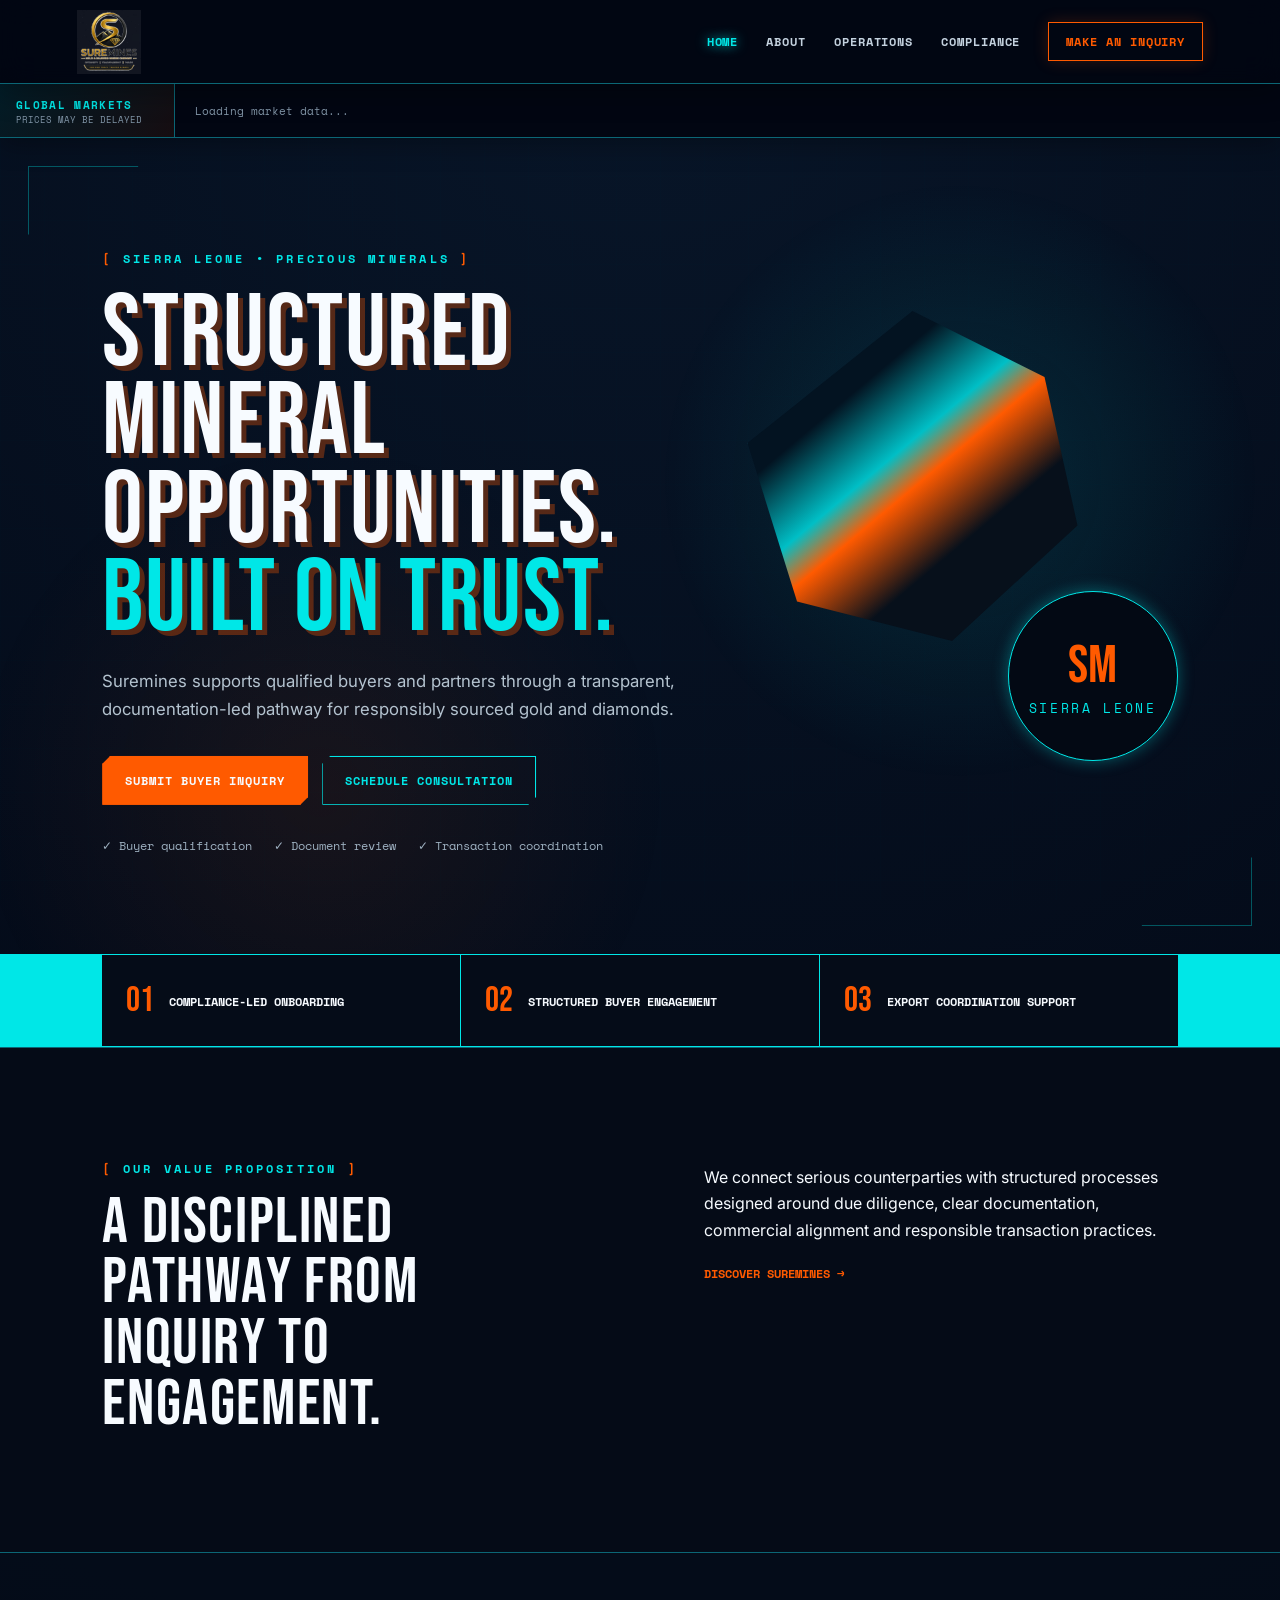
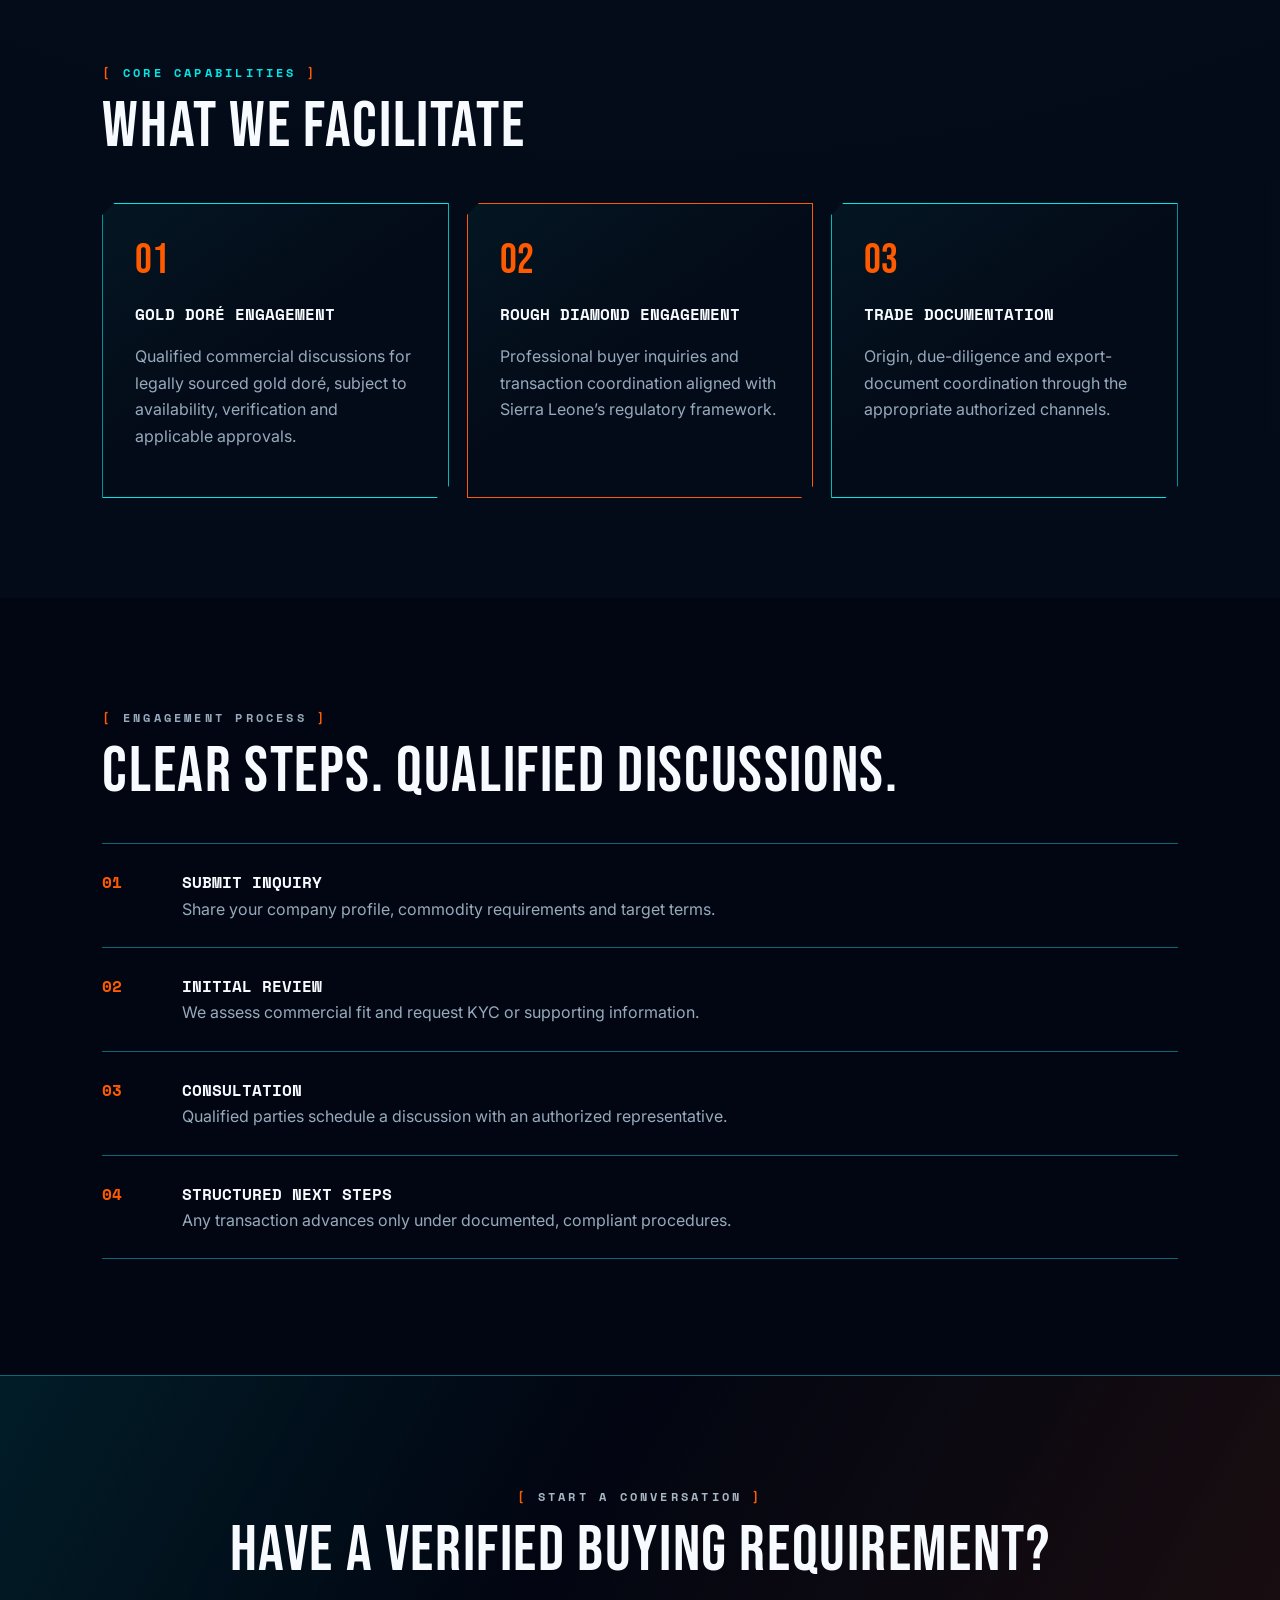
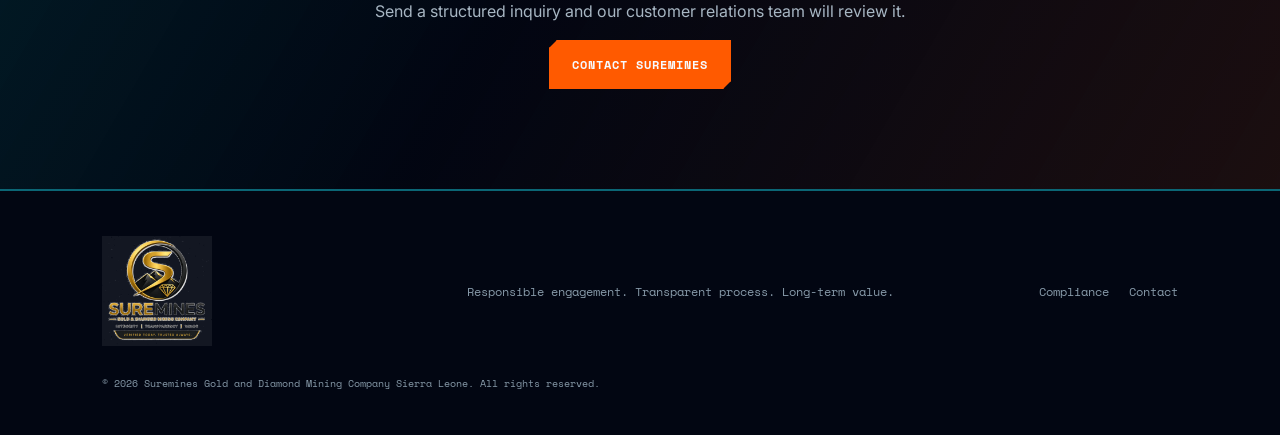
<file: index.html>
<!doctype html>
<html lang="en">
<head><meta charset="UTF-8"><meta name="viewport" content="width=device-width,initial-scale=1"><meta name="description" content="Suremines Gold and Diamond Mining Company Sierra Leone — responsible mineral sourcing, compliance-led trade facilitation and buyer engagement."><title>Suremines | Gold & Diamond Mining Sierra Leone</title><link rel="stylesheet" href="assets/styles.css"><script defer src="assets/config.js"></script><script defer src="assets/app.js"></script></head>
<body>
<header class="site-header"><a class="brand" href="index.html"><span class="mark">S</span><span>SUREMINES<small>Gold & Diamond Mining Company SL</small></span></a><button class="menu" aria-label="Open menu">☰</button><nav><a class="active" href="index.html">Home</a><a href="about.html">About</a><a href="operations.html">Operations</a><a href="compliance.html">Compliance</a><a class="nav-cta" href="contact.html">Make an Inquiry</a></nav></header>
<main>
  <section class="hero"><div class="hero-copy"><p class="eyebrow">SIERRA LEONE • PRECIOUS MINERALS</p><h1>Structured mineral opportunities. <em>Built on trust.</em></h1><p class="lead">Suremines supports qualified buyers and partners through a transparent, documentation-led pathway for responsibly sourced gold and diamonds.</p><div class="actions"><a class="btn primary" href="contact.html#inquiry">Submit Buyer Inquiry</a><a class="btn ghost" href="contact.html#appointment">Schedule Consultation</a></div><div class="trust-row"><span>✓ Buyer qualification</span><span>✓ Document review</span><span>✓ Transaction coordination</span></div></div><div class="hero-art" aria-hidden="true"><div class="ore"></div><div class="seal"><span>SM</span><small>SIERRA LEONE</small></div></div></section>
  <section class="stats"><div><strong>01</strong><span>Compliance-led onboarding</span></div><div><strong>02</strong><span>Structured buyer engagement</span></div><div><strong>03</strong><span>Export coordination support</span></div></section>
  <section class="section split"><div><p class="eyebrow">OUR VALUE PROPOSITION</p><h2>A disciplined pathway from inquiry to engagement.</h2></div><div><p>We connect serious counterparties with structured processes designed around due diligence, clear documentation, commercial alignment and responsible transaction practices.</p><a class="text-link" href="about.html">Discover Suremines →</a></div></section>
  <section class="section dark"><p class="eyebrow">CORE CAPABILITIES</p><h2>What we facilitate</h2><div class="cards"><article><span>01</span><h3>Gold Doré Engagement</h3><p>Qualified commercial discussions for legally sourced gold doré, subject to availability, verification and applicable approvals.</p></article><article><span>02</span><h3>Rough Diamond Engagement</h3><p>Professional buyer inquiries and transaction coordination aligned with Sierra Leone’s regulatory framework.</p></article><article><span>03</span><h3>Trade Documentation</h3><p>Origin, due-diligence and export-document coordination through the appropriate authorized channels.</p></article></div></section>
  <section class="section process"><p class="eyebrow">ENGAGEMENT PROCESS</p><h2>Clear steps. Qualified discussions.</h2><ol><li><b>01</b><div><h3>Submit inquiry</h3><p>Share your company profile, commodity requirements and target terms.</p></div></li><li><b>02</b><div><h3>Initial review</h3><p>We assess commercial fit and request KYC or supporting information.</p></div></li><li><b>03</b><div><h3>Consultation</h3><p>Qualified parties schedule a discussion with an authorized representative.</p></div></li><li><b>04</b><div><h3>Structured next steps</h3><p>Any transaction advances only under documented, compliant procedures.</p></div></li></ol></section>
  <section class="cta"><p class="eyebrow">START A CONVERSATION</p><h2>Have a verified buying requirement?</h2><p>Send a structured inquiry and our customer relations team will review it.</p><a class="btn primary" href="contact.html">Contact Suremines</a></section>
</main>
<footer><div class="brand"><span class="mark">S</span><span>SUREMINES<small>Gold & Diamond Mining Company SL</small></span></div><p>Responsible engagement. Transparent process. Long-term value.</p><div><a href="compliance.html">Compliance</a><a href="contact.html">Contact</a></div><small>© <span data-year></span> Suremines Gold and Diamond Mining Company Sierra Leone. All rights reserved.</small></footer>
</body></html>
</file>
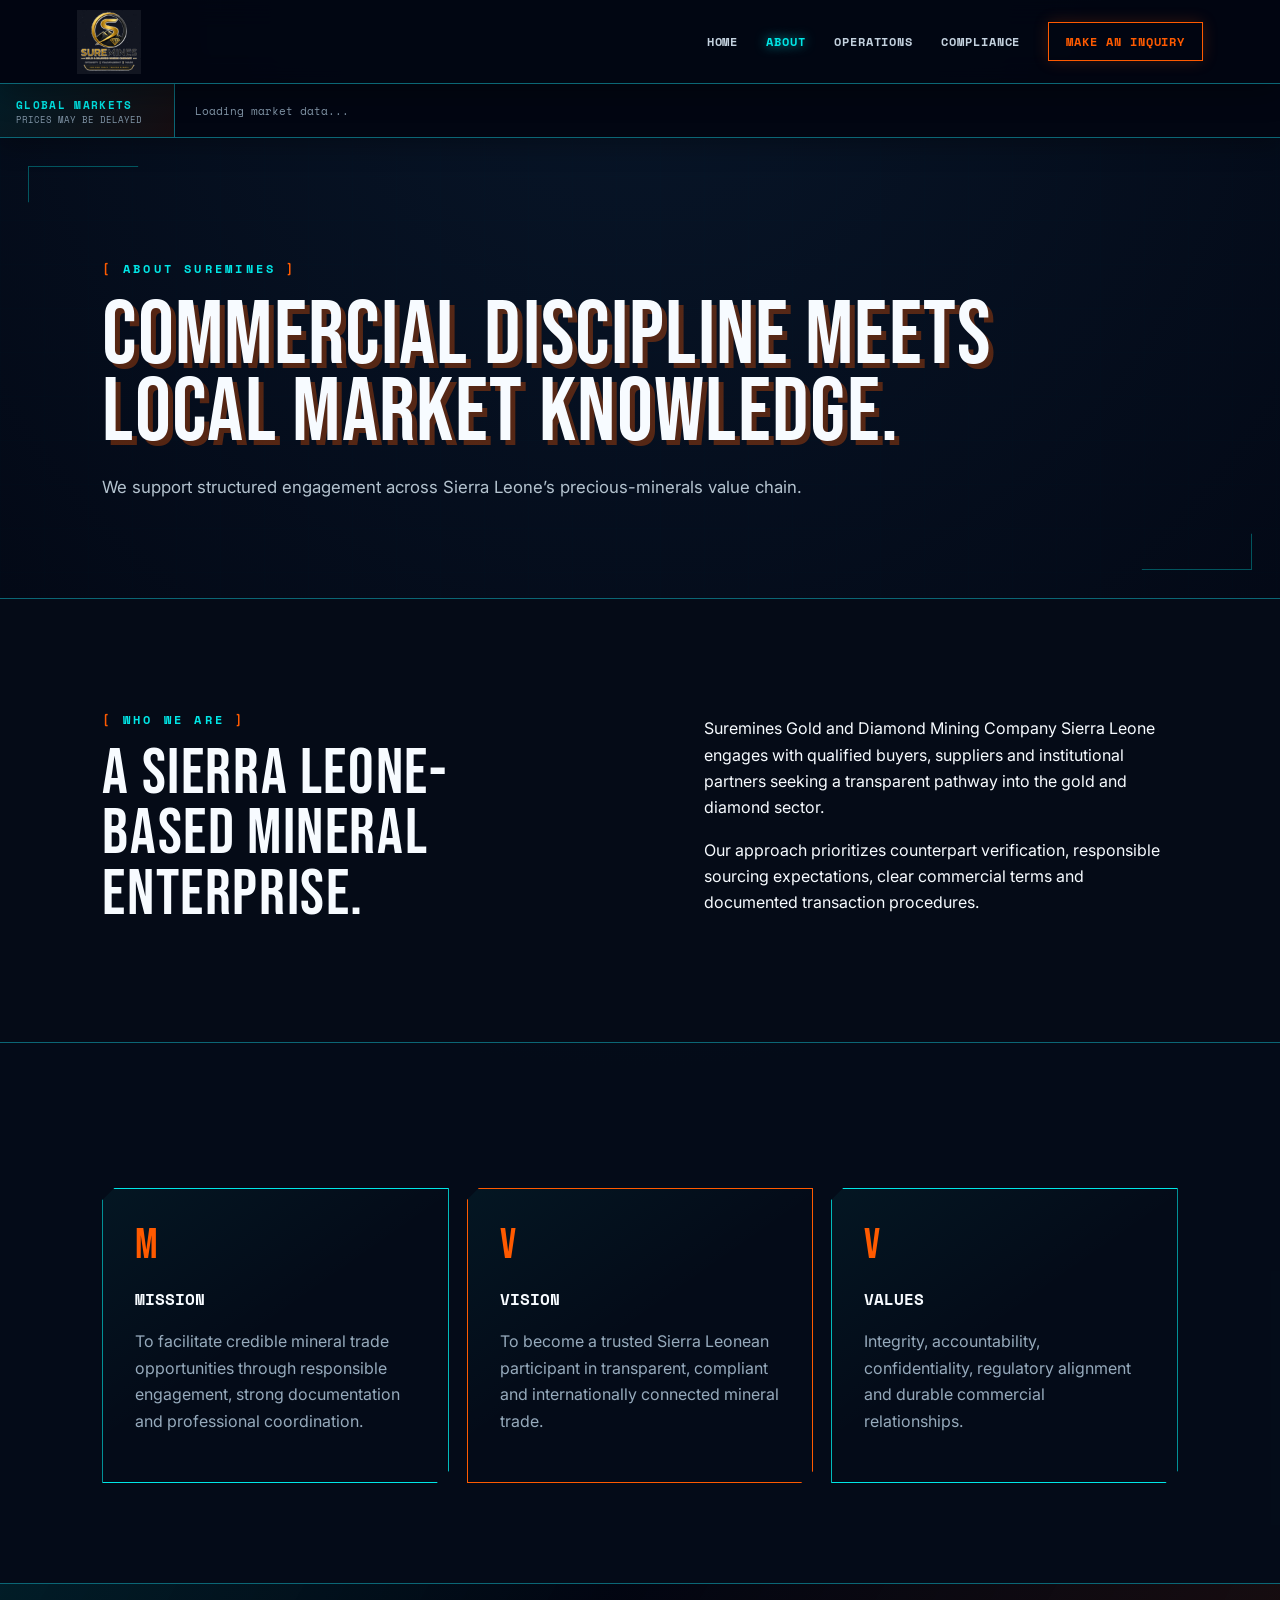
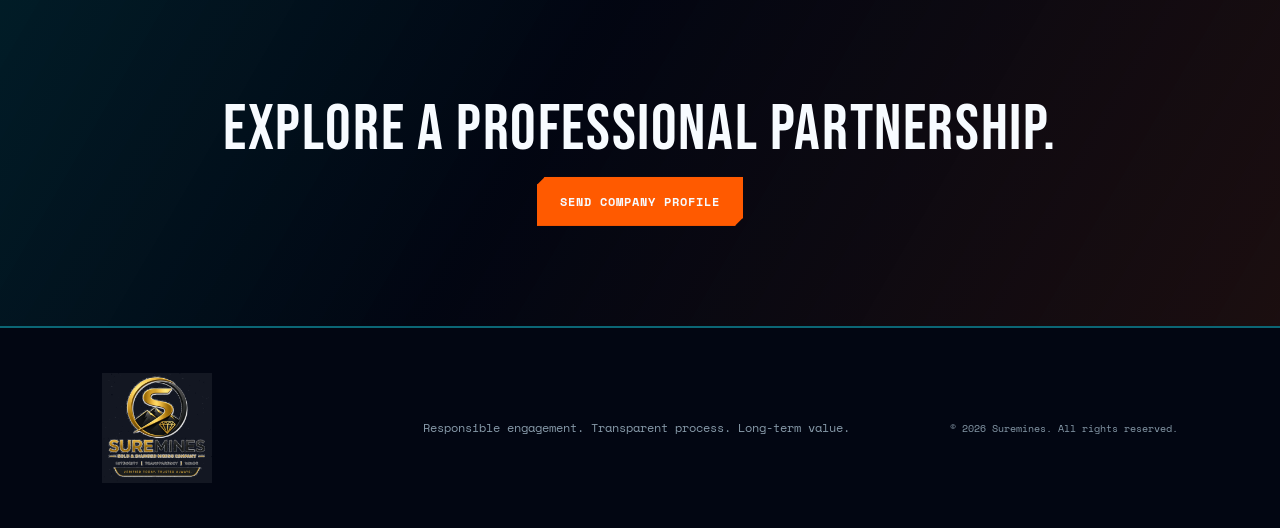
<file: about.html>
<!doctype html><html lang="en"><head><meta charset="UTF-8"><meta name="viewport" content="width=device-width,initial-scale=1"><meta name="description" content="About Suremines Gold and Diamond Mining Company Sierra Leone."><title>About | Suremines</title><link rel="stylesheet" href="assets/styles.css"><script defer src="assets/config.js"></script><script defer src="assets/app.js"></script></head><body>
<header class="site-header"><a class="brand" href="index.html"><span class="mark">S</span><span>SUREMINES<small>Gold & Diamond Mining Company SL</small></span></a><button class="menu" aria-label="Open menu">☰</button><nav><a href="index.html">Home</a><a class="active" href="about.html">About</a><a href="operations.html">Operations</a><a href="compliance.html">Compliance</a><a class="nav-cta" href="contact.html">Make an Inquiry</a></nav></header>
<main><section class="page-hero"><p class="eyebrow">ABOUT SUREMINES</p><h1>Commercial discipline meets local market knowledge.</h1><p>We support structured engagement across Sierra Leone’s precious-minerals value chain.</p></section><section class="section split"><div><p class="eyebrow">WHO WE ARE</p><h2>A Sierra Leone-based mineral enterprise.</h2></div><div><p>Suremines Gold and Diamond Mining Company Sierra Leone engages with qualified buyers, suppliers and institutional partners seeking a transparent pathway into the gold and diamond sector.</p><p>Our approach prioritizes counterpart verification, responsible sourcing expectations, clear commercial terms and documented transaction procedures.</p></div></section><section class="section dark"><div class="cards"><article><span>M</span><h3>Mission</h3><p>To facilitate credible mineral trade opportunities through responsible engagement, strong documentation and professional coordination.</p></article><article><span>V</span><h3>Vision</h3><p>To become a trusted Sierra Leonean participant in transparent, compliant and internationally connected mineral trade.</p></article><article><span>V</span><h3>Values</h3><p>Integrity, accountability, confidentiality, regulatory alignment and durable commercial relationships.</p></article></div></section><section class="cta"><h2>Explore a professional partnership.</h2><a class="btn primary" href="contact.html">Send Company Profile</a></section></main>
<footer><div class="brand"><span class="mark">S</span><span>SUREMINES<small>Gold & Diamond Mining Company SL</small></span></div><p>Responsible engagement. Transparent process. Long-term value.</p><small>© <span data-year></span> Suremines. All rights reserved.</small></footer></body></html>
</file>
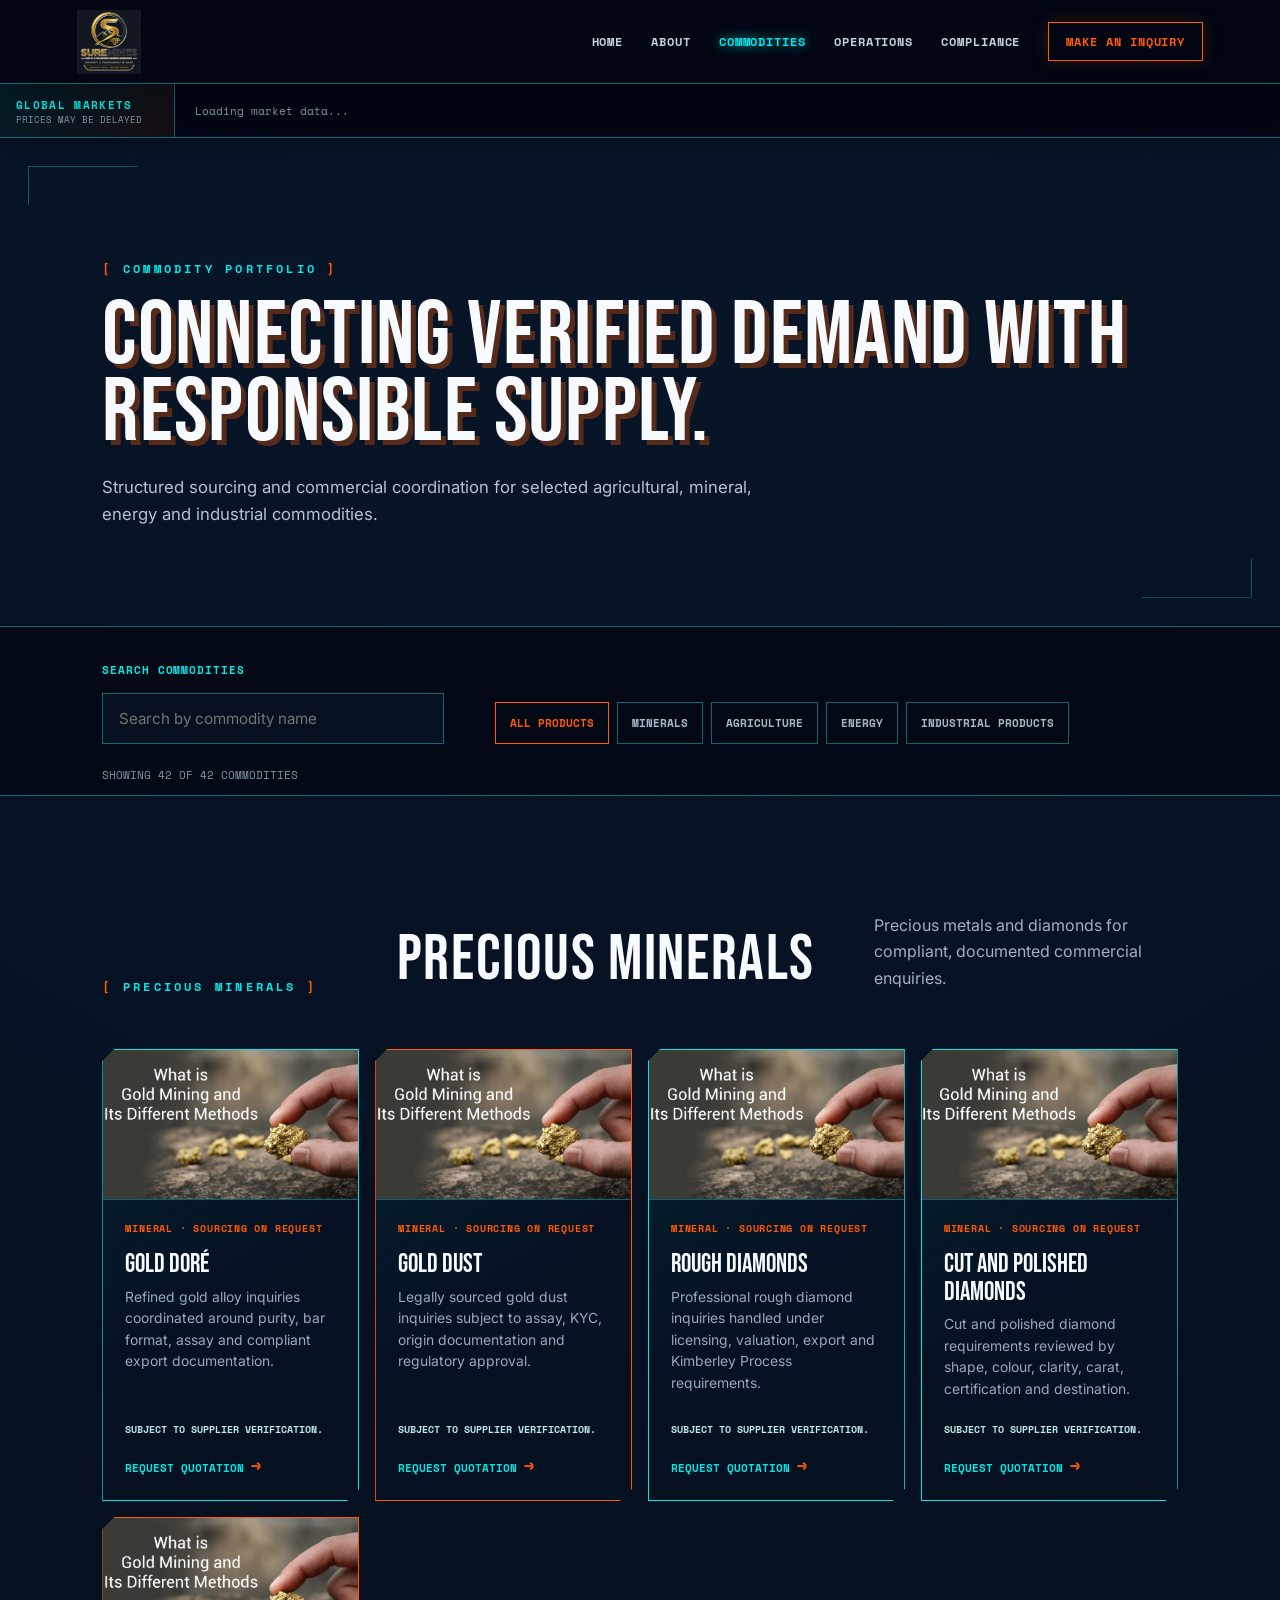
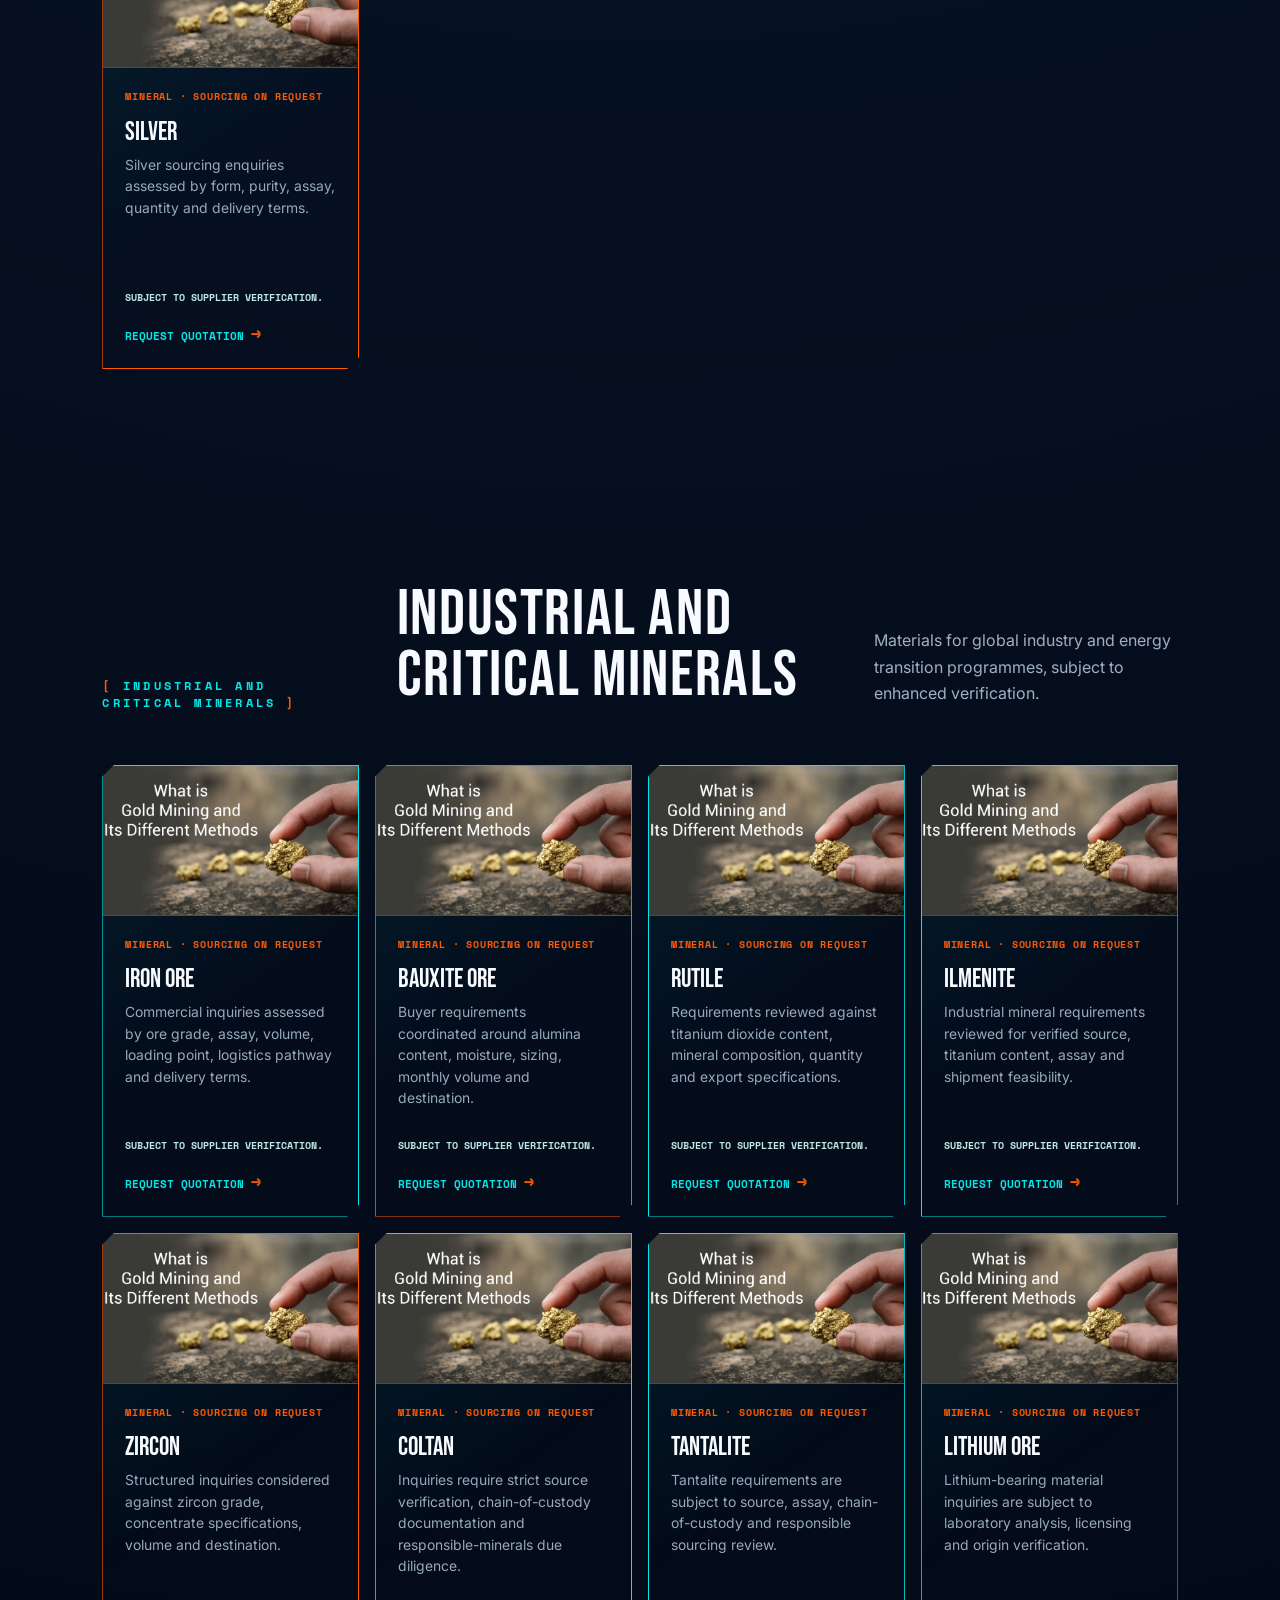
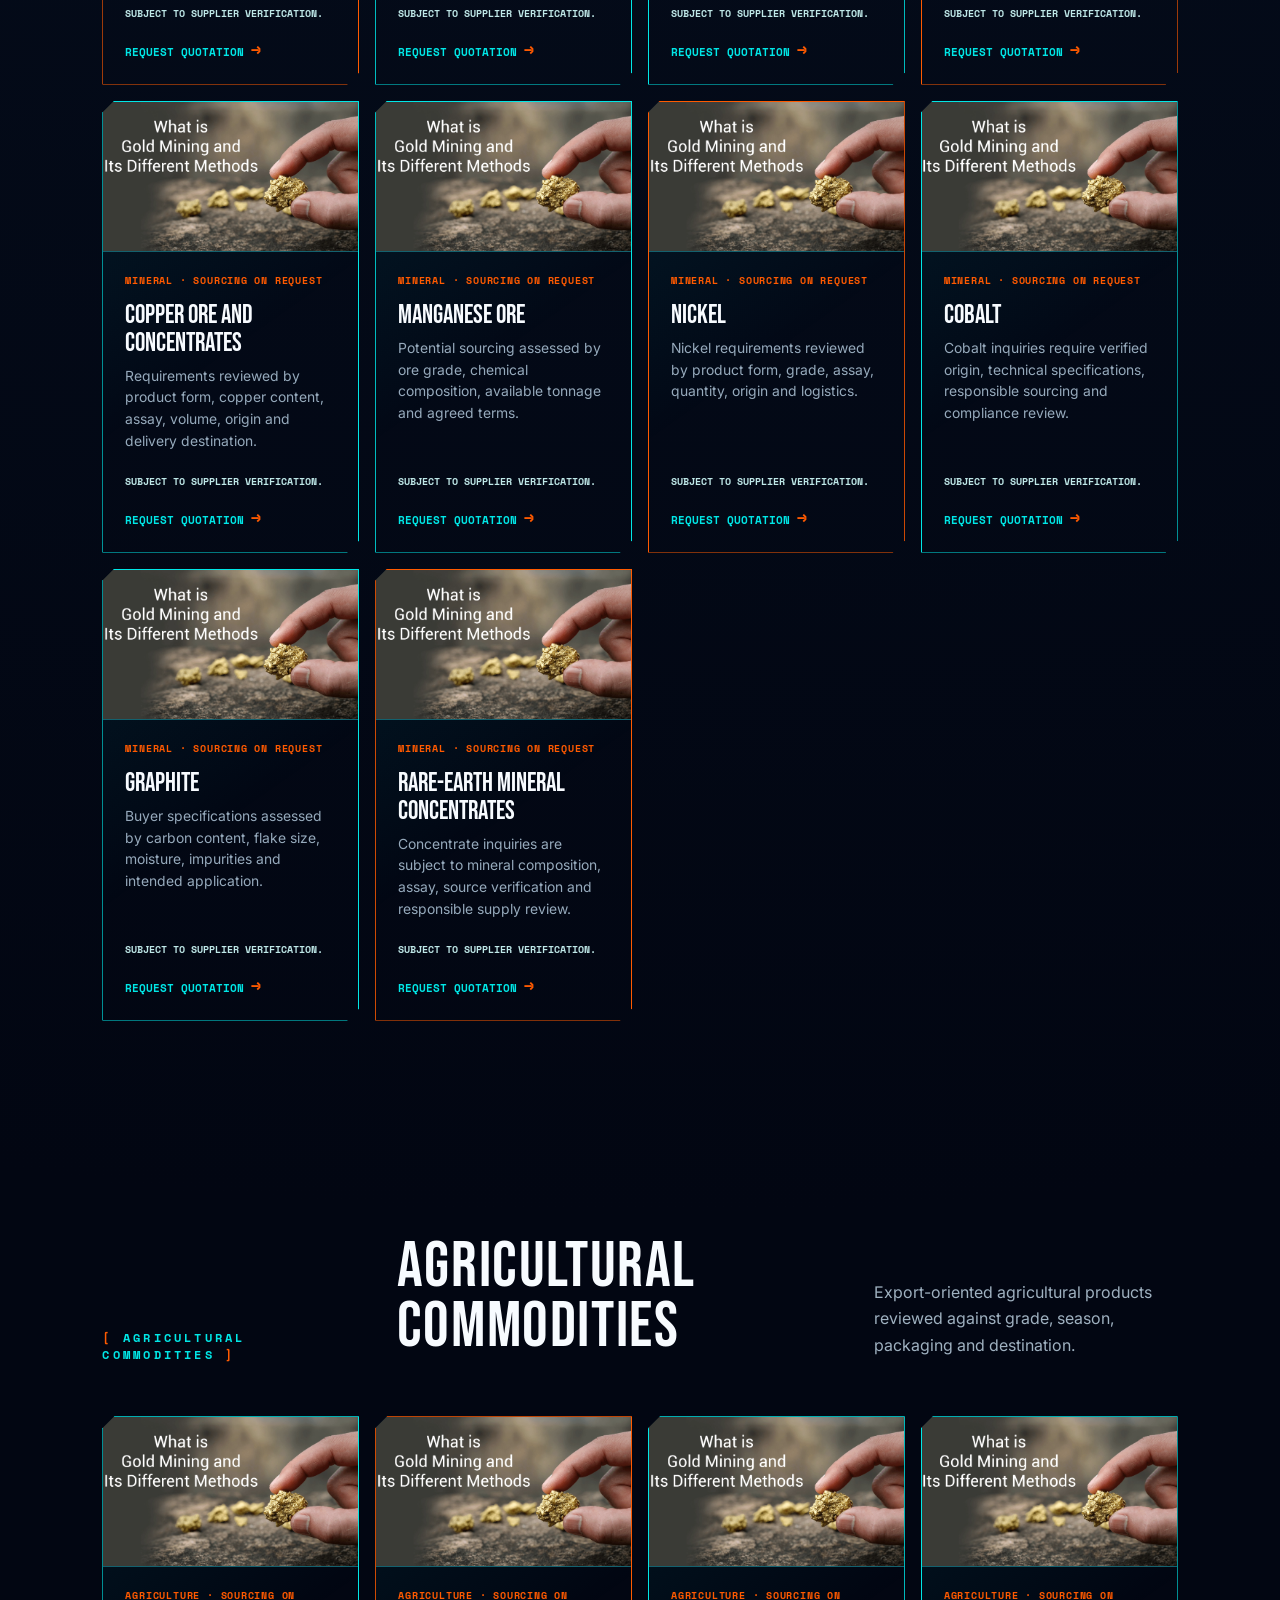
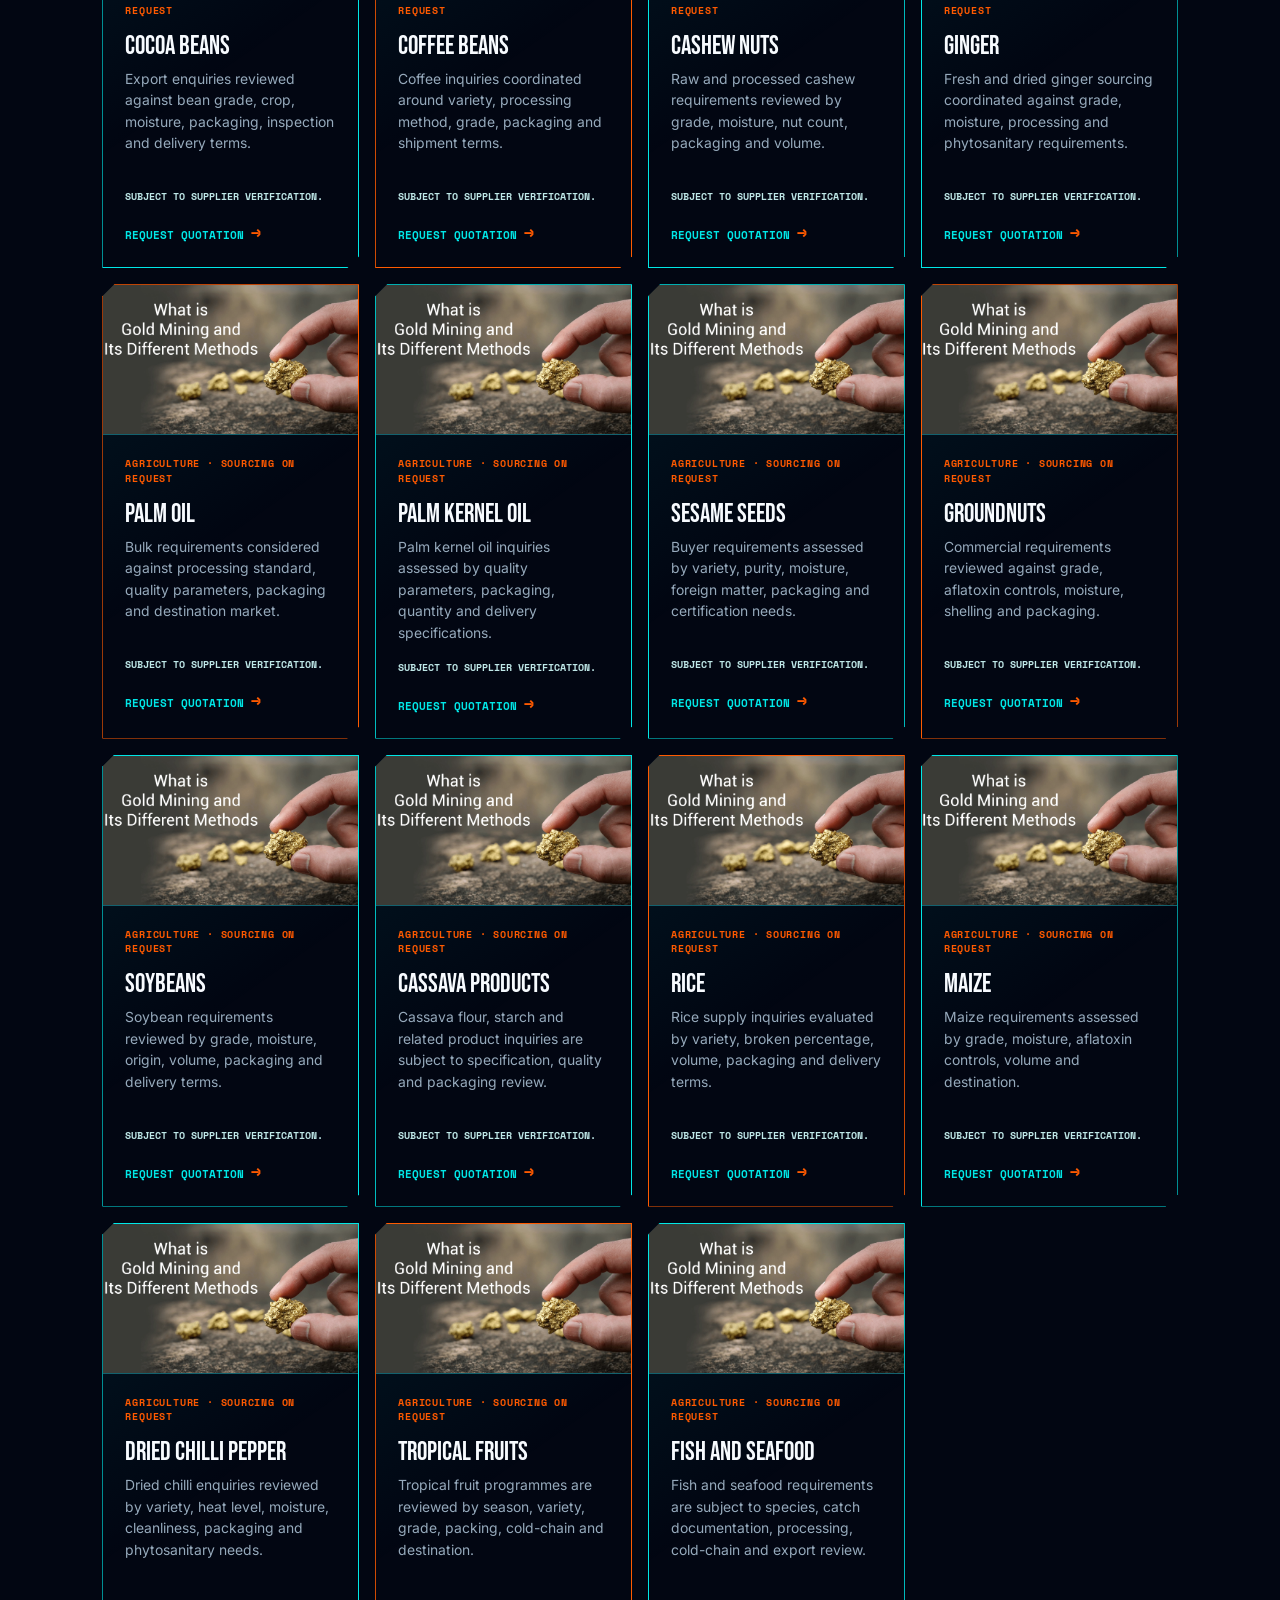
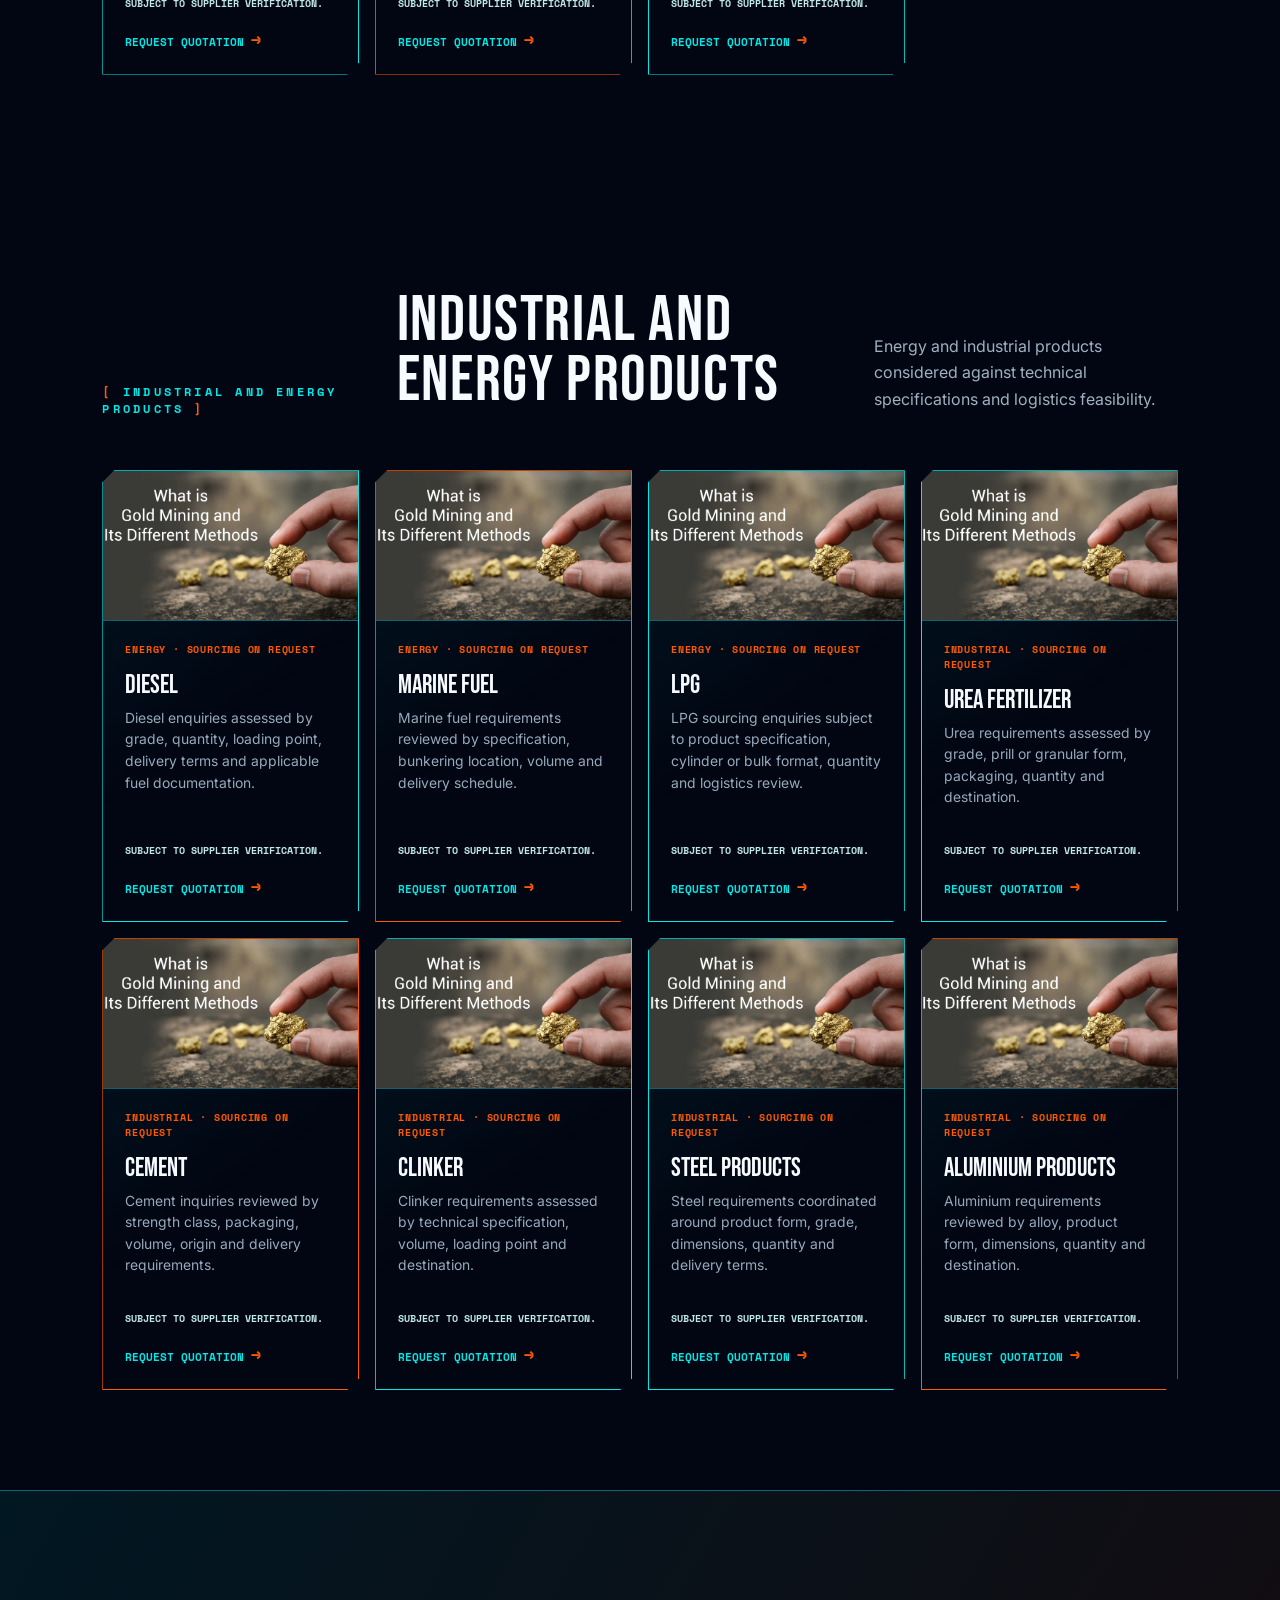
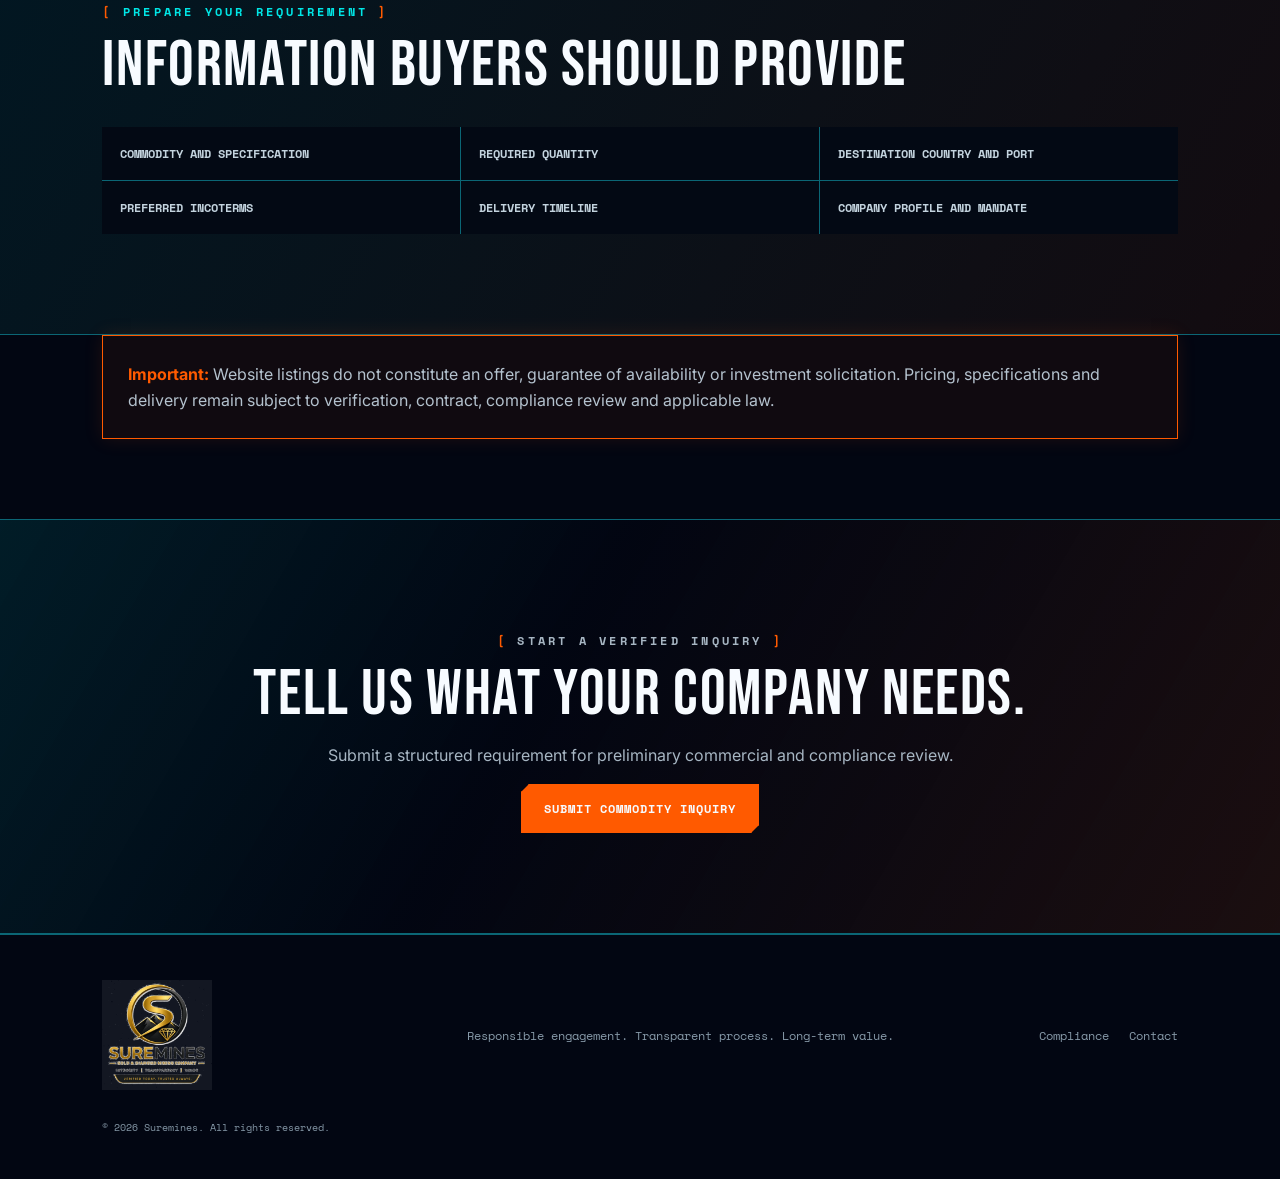
<file: commodities.html>
<!doctype html>
<html lang="en">
<head>
  <meta charset="UTF-8">
  <meta name="viewport" content="width=device-width,initial-scale=1">
  <meta name="description" content="Suremines commodity portfolio for verified sourcing inquiries across minerals, agriculture, energy and industrial products.">
  <title>Commodities | Suremines Trading Hub</title>
  <link rel="stylesheet" href="assets/styles.css">
  <link rel="stylesheet" href="assets/commodities.css">
  <script defer src="assets/config.js"></script>
  <script defer src="assets/app.js"></script>
</head>
<body>
  <header class="site-header"><a class="brand" href="index.html"><span class="mark">S</span><span>SUREMINES<small>Gold &amp; Diamond Mining Company SL</small></span></a><button class="menu" aria-label="Open menu">☰</button><nav><a href="index.html">Home</a><a href="about.html">About</a><a class="active" href="commodities.html">Commodities</a><a href="operations.html">Operations</a><a href="compliance.html">Compliance</a><a class="nav-cta" href="contact.html">Make an Inquiry</a></nav></header>
  <main>
    <section class="page-hero"><p class="eyebrow">COMMODITY PORTFOLIO</p><h1>Connecting verified demand with responsible supply.</h1><p>Structured sourcing and commercial coordination for selected agricultural, mineral, energy and industrial commodities.</p></section>
    <section class="catalogue-tools" aria-label="Catalogue search and filters">
      <label class="catalogue-search">Search commodities<input id="commodity-search" type="search" placeholder="Search by commodity name" autocomplete="off"></label>
      <div class="catalogue-filters" role="group" aria-label="Filter commodities"><button class="filter-button active" type="button" data-filter="all">All Products</button><button class="filter-button" type="button" data-filter="minerals">Minerals</button><button class="filter-button" type="button" data-filter="agriculture">Agriculture</button><button class="filter-button" type="button" data-filter="energy">Energy</button><button class="filter-button" type="button" data-filter="industrial">Industrial Products</button></div>
      <p class="catalogue-result" id="catalogue-result" aria-live="polite"></p>
    </section>
    <div id="commodity-catalogue"></div>
    <section class="section requirement-strip"><p class="eyebrow">PREPARE YOUR REQUIREMENT</p><h2>Information buyers should provide</h2><div><span>Commodity and specification</span><span>Required quantity</span><span>Destination country and port</span><span>Preferred Incoterms</span><span>Delivery timeline</span><span>Company profile and mandate</span></div></section>
    <section class="notice"><strong>Important:</strong> Website listings do not constitute an offer, guarantee of availability or investment solicitation. Pricing, specifications and delivery remain subject to verification, contract, compliance review and applicable law.</section><section class="cta"><p class="eyebrow">START A VERIFIED INQUIRY</p><h2>Tell us what your company needs.</h2><p>Submit a structured requirement for preliminary commercial and compliance review.</p><a class="btn primary" href="contact.html#inquiry">Submit Commodity Inquiry</a></section>
  </main>
  <footer><div class="brand"><span class="mark">S</span><span>SUREMINES<small>Gold &amp; Diamond Mining Company SL</small></span></div><p>Responsible engagement. Transparent process. Long-term value.</p><div><a href="compliance.html">Compliance</a><a href="contact.html">Contact</a></div><small>© <span data-year></span> Suremines. All rights reserved.</small></footer>
</body>
</html>
</file>
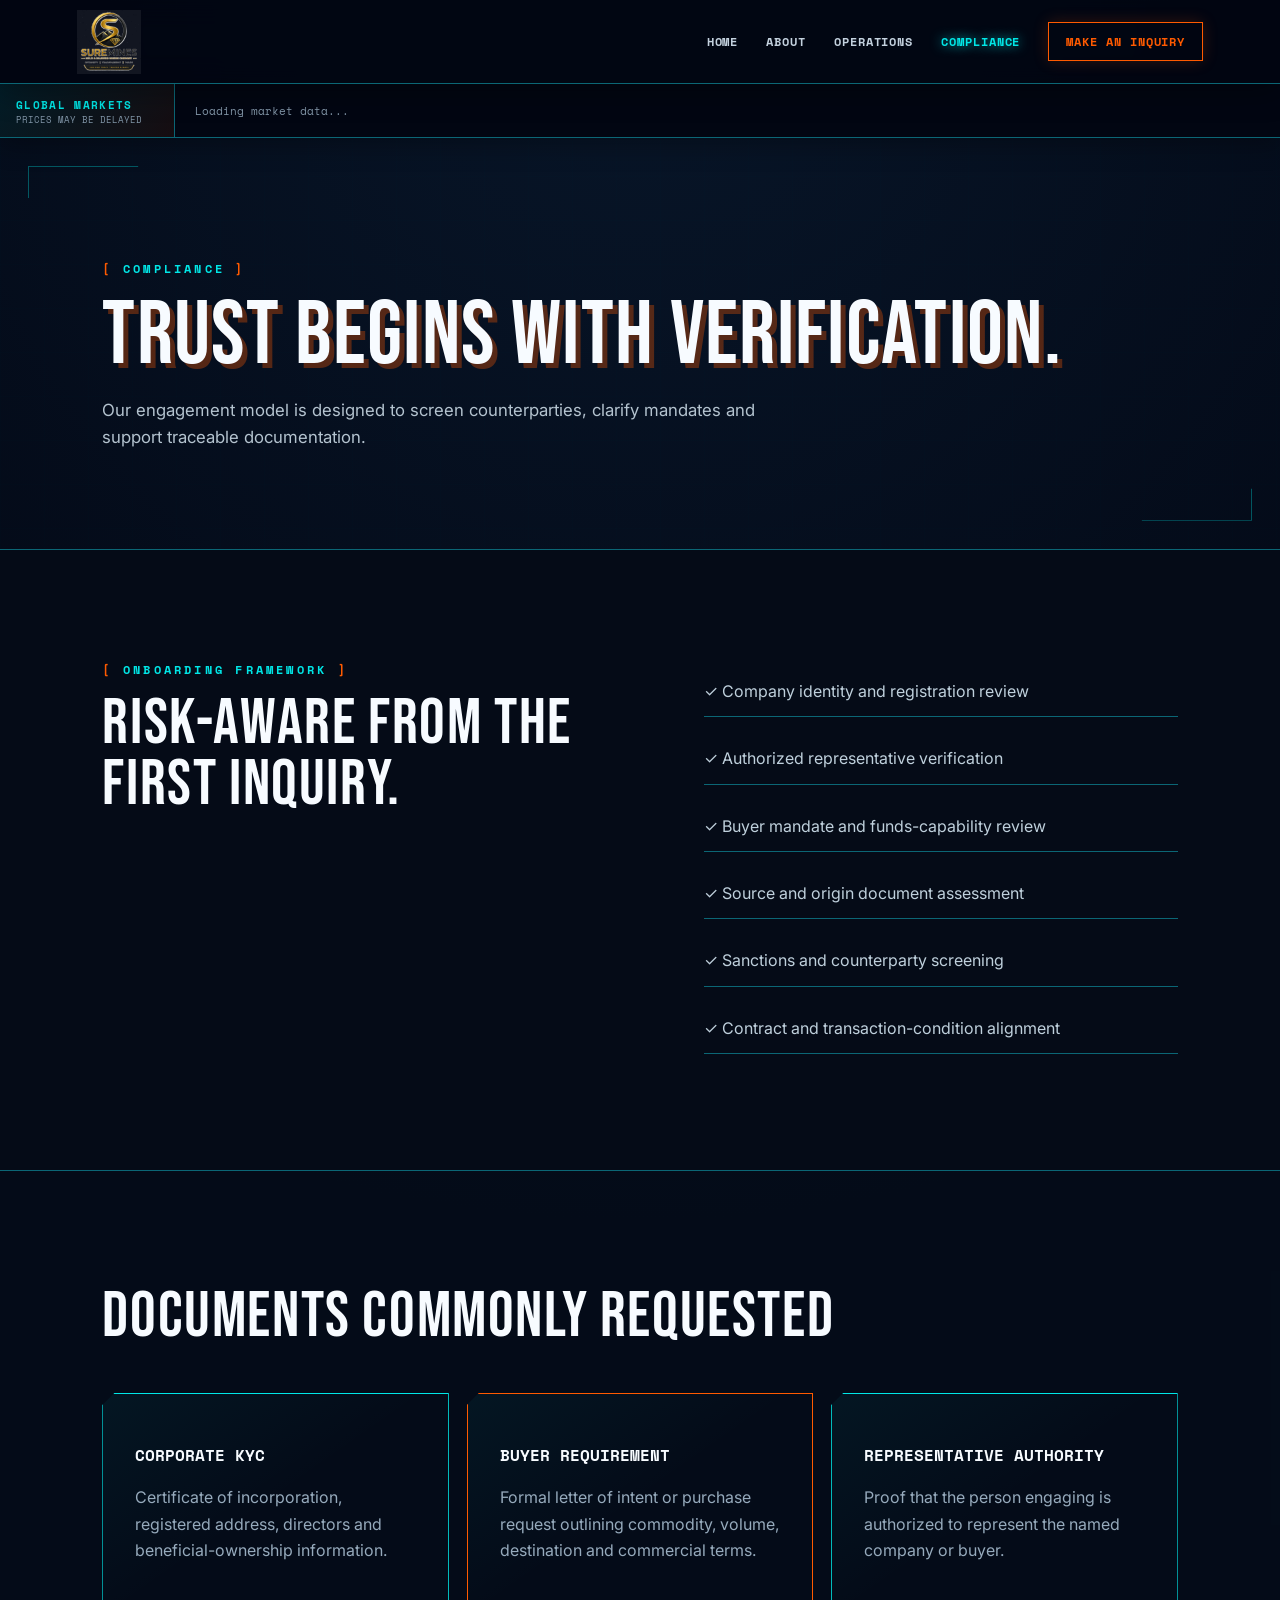
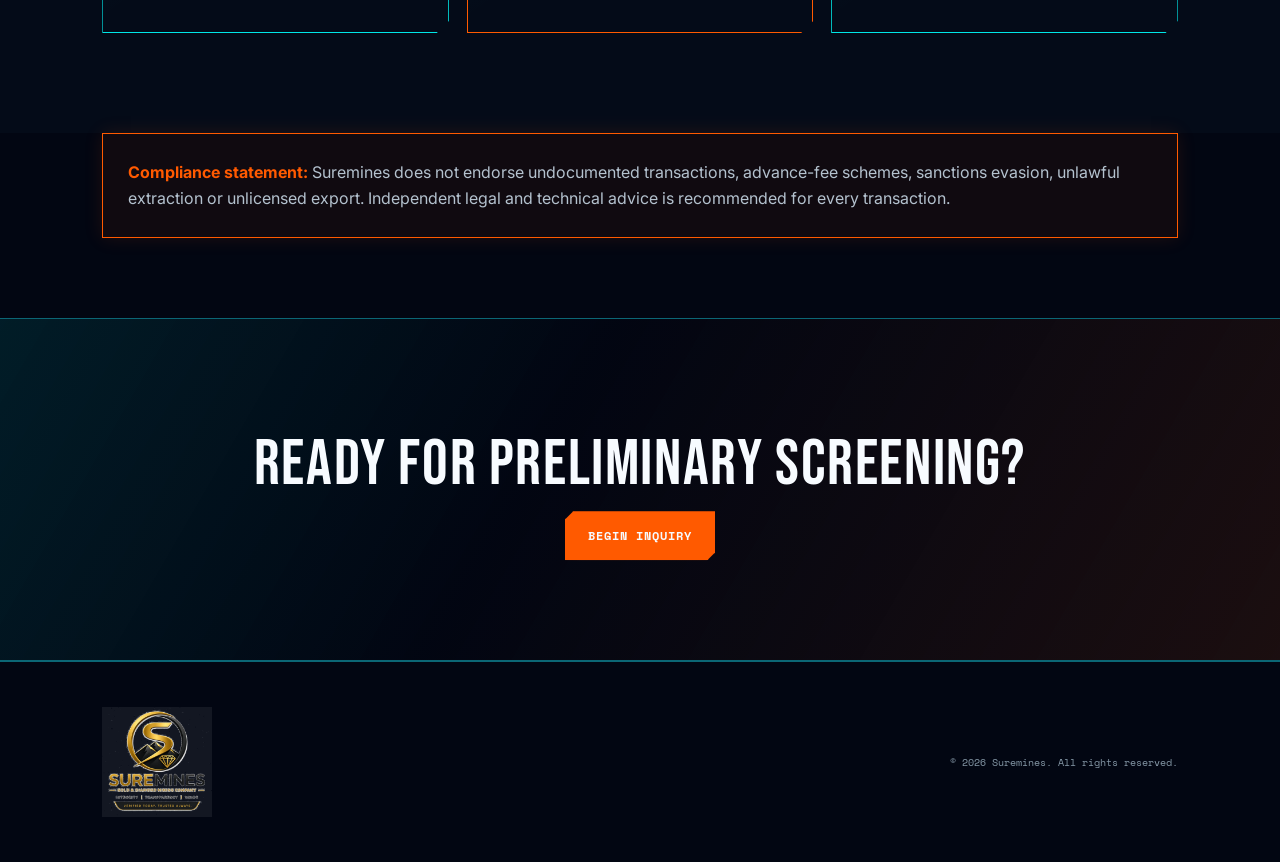
<file: compliance.html>
<!doctype html><html lang="en"><head><meta charset="UTF-8"><meta name="viewport" content="width=device-width,initial-scale=1"><meta name="description" content="Suremines compliance and buyer onboarding framework."><title>Compliance | Suremines</title><link rel="stylesheet" href="assets/styles.css"><script defer src="assets/config.js"></script><script defer src="assets/app.js"></script></head><body>
<header class="site-header"><a class="brand" href="index.html"><span class="mark">S</span><span>SUREMINES<small>Gold & Diamond Mining Company SL</small></span></a><button class="menu" aria-label="Open menu">☰</button><nav><a href="index.html">Home</a><a href="about.html">About</a><a href="operations.html">Operations</a><a class="active" href="compliance.html">Compliance</a><a class="nav-cta" href="contact.html">Make an Inquiry</a></nav></header>
<main><section class="page-hero"><p class="eyebrow">COMPLIANCE</p><h1>Trust begins with verification.</h1><p>Our engagement model is designed to screen counterparties, clarify mandates and support traceable documentation.</p></section><section class="section split"><div><p class="eyebrow">ONBOARDING FRAMEWORK</p><h2>Risk-aware from the first inquiry.</h2></div><div class="checklist"><p>✓ Company identity and registration review</p><p>✓ Authorized representative verification</p><p>✓ Buyer mandate and funds-capability review</p><p>✓ Source and origin document assessment</p><p>✓ Sanctions and counterparty screening</p><p>✓ Contract and transaction-condition alignment</p></div></section><section class="section dark"><h2>Documents commonly requested</h2><div class="cards"><article><h3>Corporate KYC</h3><p>Certificate of incorporation, registered address, directors and beneficial-ownership information.</p></article><article><h3>Buyer Requirement</h3><p>Formal letter of intent or purchase request outlining commodity, volume, destination and commercial terms.</p></article><article><h3>Representative Authority</h3><p>Proof that the person engaging is authorized to represent the named company or buyer.</p></article></div></section><section class="notice"><strong>Compliance statement:</strong> Suremines does not endorse undocumented transactions, advance-fee schemes, sanctions evasion, unlawful extraction or unlicensed export. Independent legal and technical advice is recommended for every transaction.</section><section class="cta"><h2>Ready for preliminary screening?</h2><a class="btn primary" href="contact.html">Begin Inquiry</a></section></main>
<footer><div class="brand"><span class="mark">S</span><span>SUREMINES<small>Gold & Diamond Mining Company SL</small></span></div><small>© <span data-year></span> Suremines. All rights reserved.</small></footer></body></html>
</file>
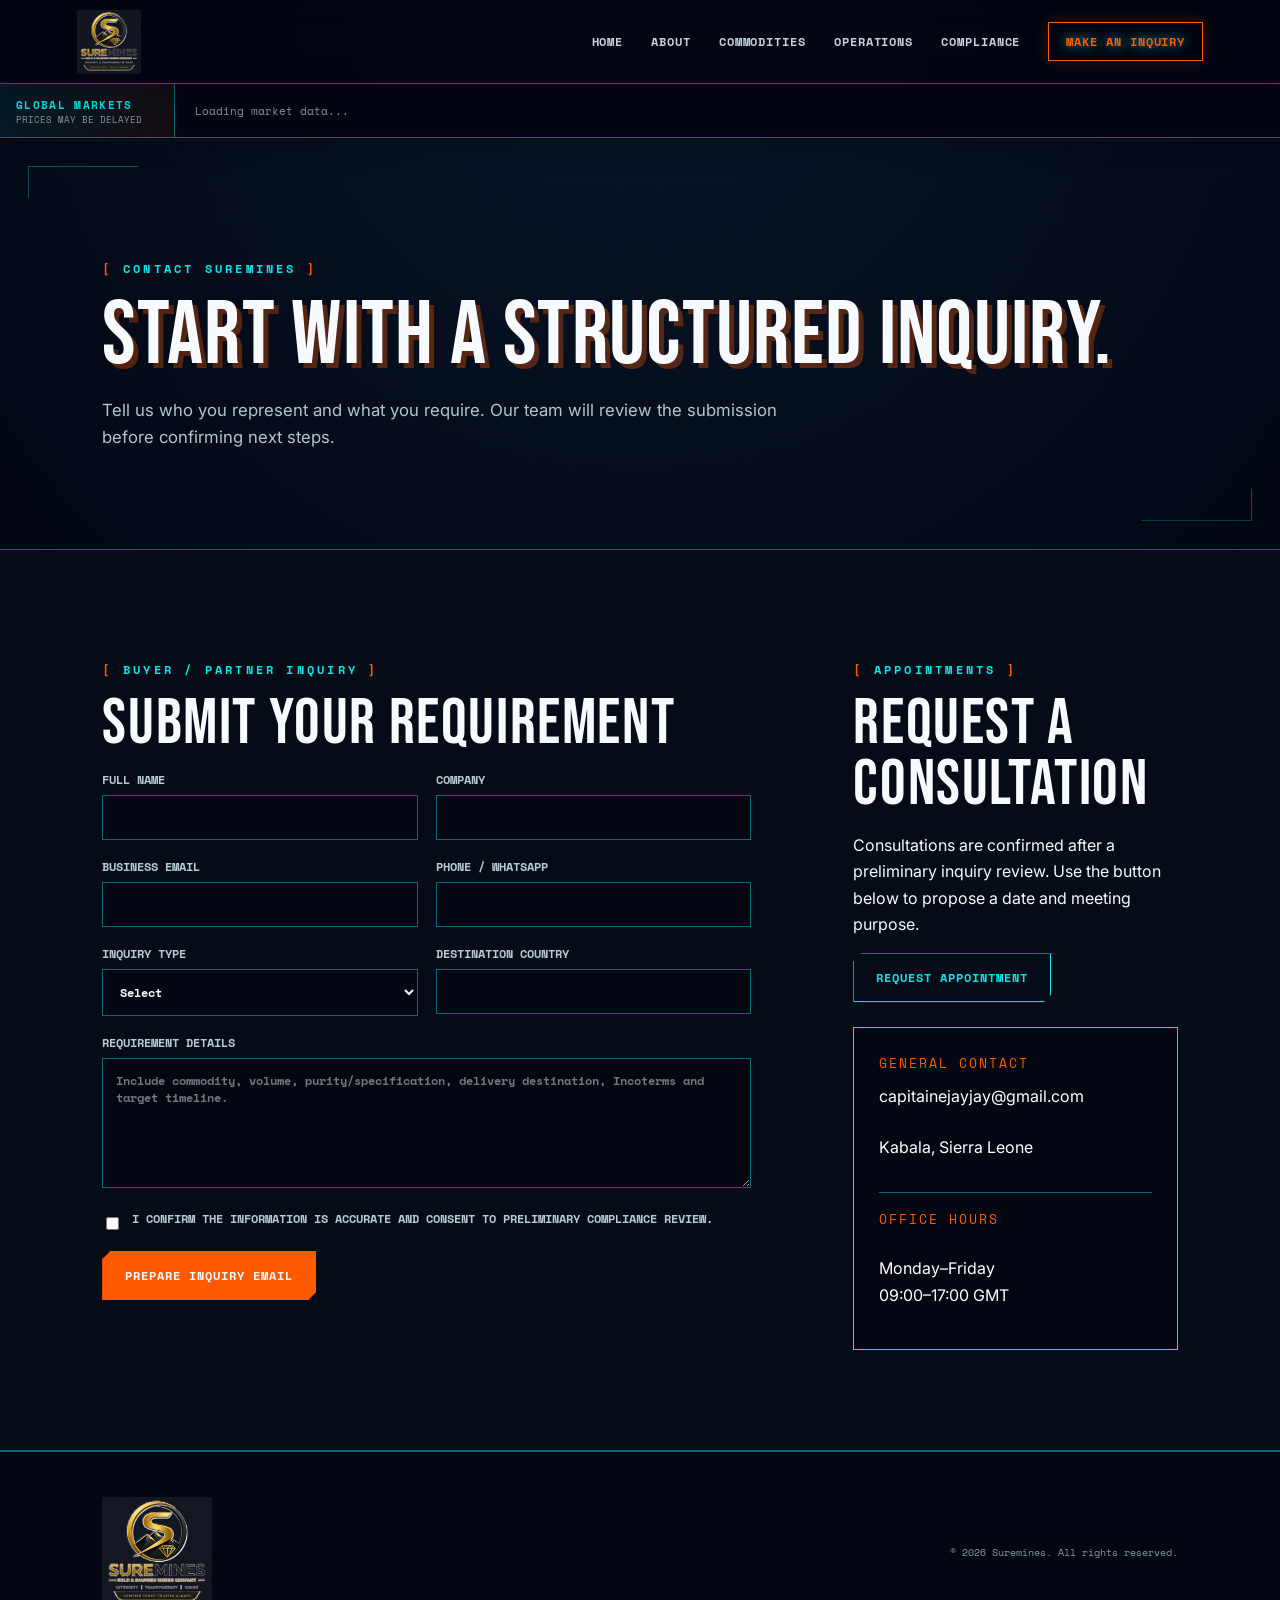
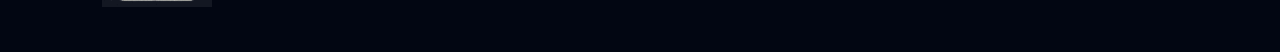
<file: contact.html>
<!doctype html><html lang="en"><head><meta charset="UTF-8"><meta name="viewport" content="width=device-width,initial-scale=1"><meta name="description" content="Contact Suremines, submit a buyer inquiry or request an appointment."><title>Contact & Appointments | Suremines</title><link rel="stylesheet" href="assets/styles.css"><script defer src="assets/config.js"></script><script defer src="assets/app.js"></script></head><body>
<header class="site-header"><a class="brand" href="index.html"><span class="mark">S</span><span>SUREMINES<small>Gold &amp; Diamond Mining Company SL</small></span></a><button class="menu" aria-label="Open menu">☰</button><nav><a href="index.html">Home</a><a href="about.html">About</a><a href="commodities.html">Commodities</a><a href="operations.html">Operations</a><a href="compliance.html">Compliance</a><a class="nav-cta active" href="contact.html">Make an Inquiry</a></nav></header>
<main><section class="page-hero"><p class="eyebrow">CONTACT SUREMINES</p><h1>Start with a structured inquiry.</h1><p>Tell us who you represent and what you require. Our team will review the submission before confirming next steps.</p></section><section class="section form-layout"><div id="inquiry"><p class="eyebrow">BUYER / PARTNER INQUIRY</p><h2>Submit your requirement</h2><form data-lead-form><div class="field-row"><label>Full name<input required name="name" autocomplete="name"></label><label>Company<input required name="company" autocomplete="organization"></label></div><div class="field-row"><label>Business email<input required type="email" name="email" autocomplete="email"></label><label>Phone / WhatsApp<input required name="phone" autocomplete="tel"></label></div><div class="field-row"><label>Inquiry type<select required name="type"><option value="">Select</option><option>Gold doré purchase</option><option>Rough diamond purchase</option><option>Partnership</option><option>Export coordination</option><option>Other</option></select></label><label>Destination country<input required name="destination"></label></div><label>Requirement details<textarea required name="details" rows="6" placeholder="Include commodity, volume, purity/specification, delivery destination, Incoterms and target timeline."></textarea></label><label class="consent"><input required type="checkbox"> I confirm the information is accurate and consent to preliminary compliance review.</label><button class="btn primary" type="submit">Prepare Inquiry Email</button><p class="form-status" aria-live="polite"></p></form></div><aside id="appointment"><p class="eyebrow">APPOINTMENTS</p><h2>Request a consultation</h2><p>Consultations are confirmed after a preliminary inquiry review. Use the button below to propose a date and meeting purpose.</p><a class="btn ghost appointment-link" href="#">Request Appointment</a><div class="contact-card"><small>GENERAL CONTACT</small><a data-email href="#"></a><a data-phone href="#"></a><p data-address></p><hr><small>OFFICE HOURS</small><p>Monday–Friday<br>09:00–17:00 GMT</p></div></aside></section></main>
<footer><div class="brand"><span class="mark">S</span><span>SUREMINES<small>Gold & Diamond Mining Company SL</small></span></div><small>© <span data-year></span> Suremines. All rights reserved.</small></footer></body></html>
</file>
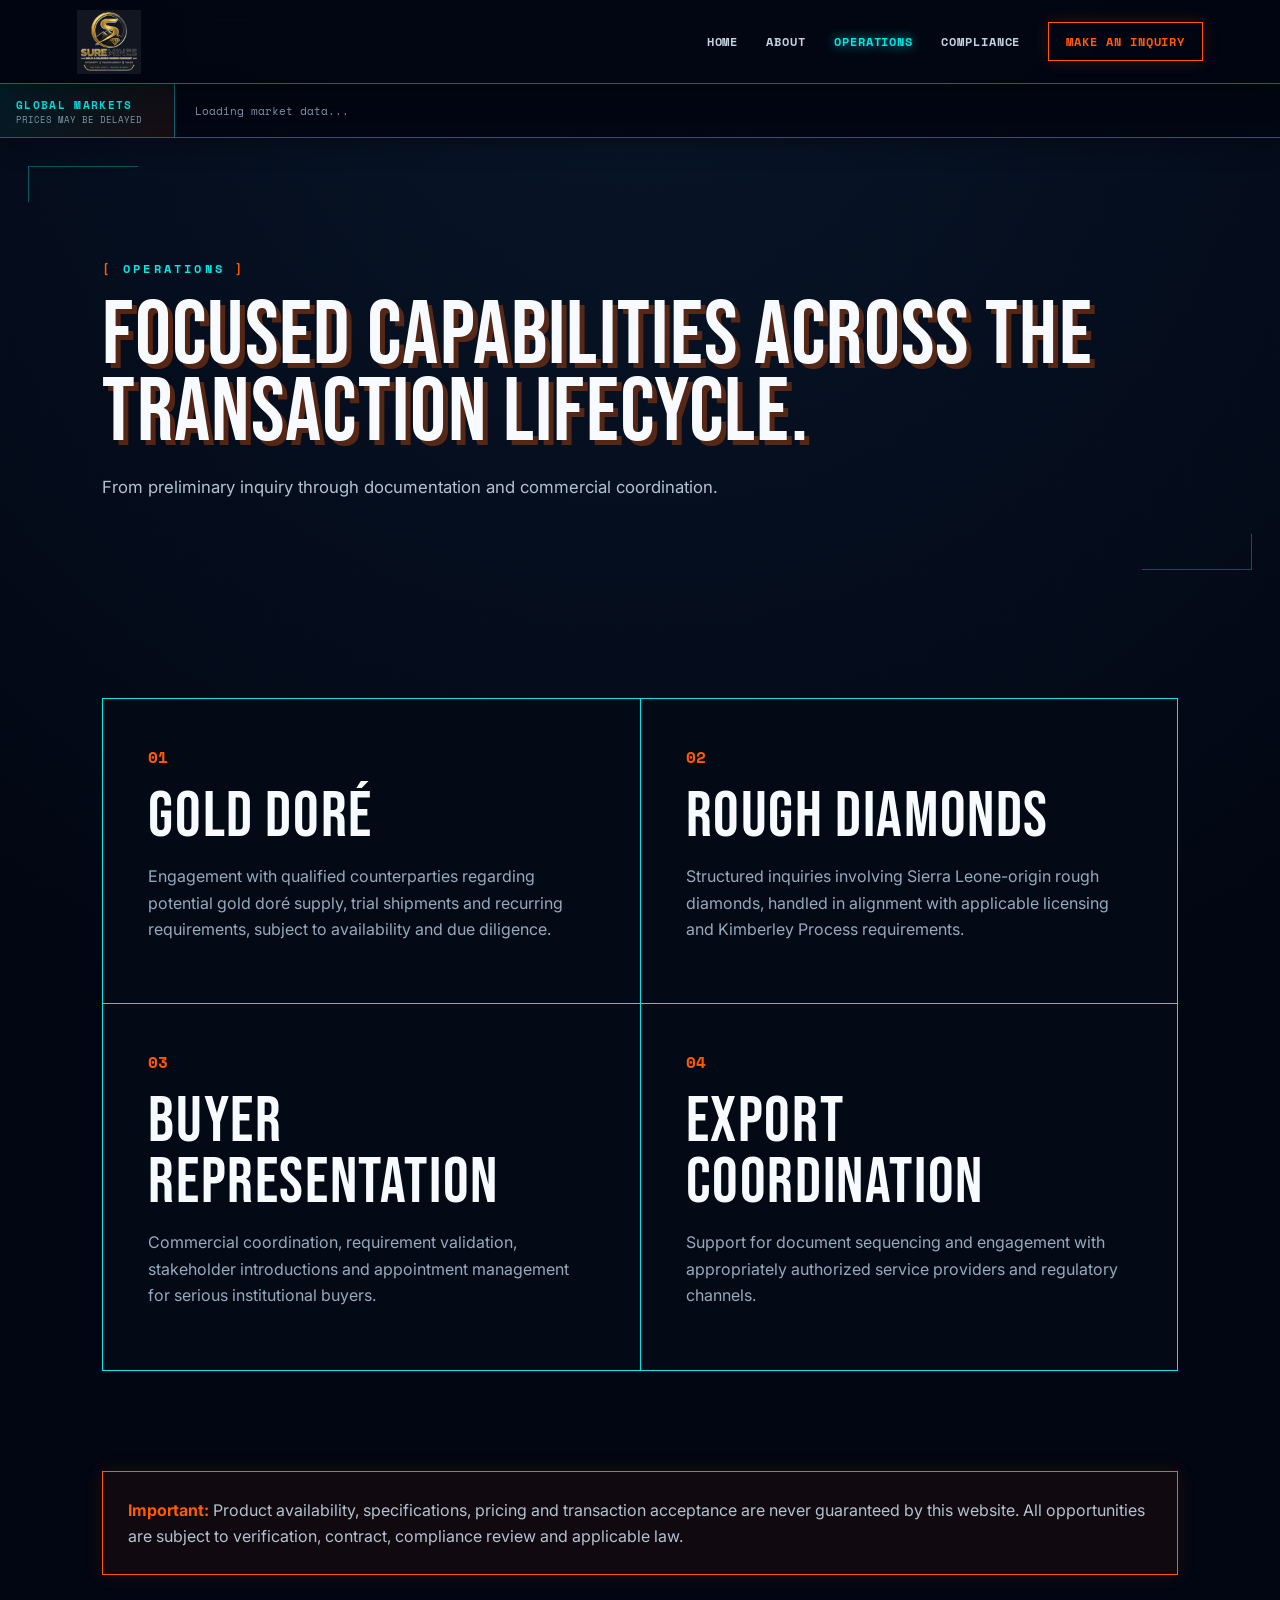
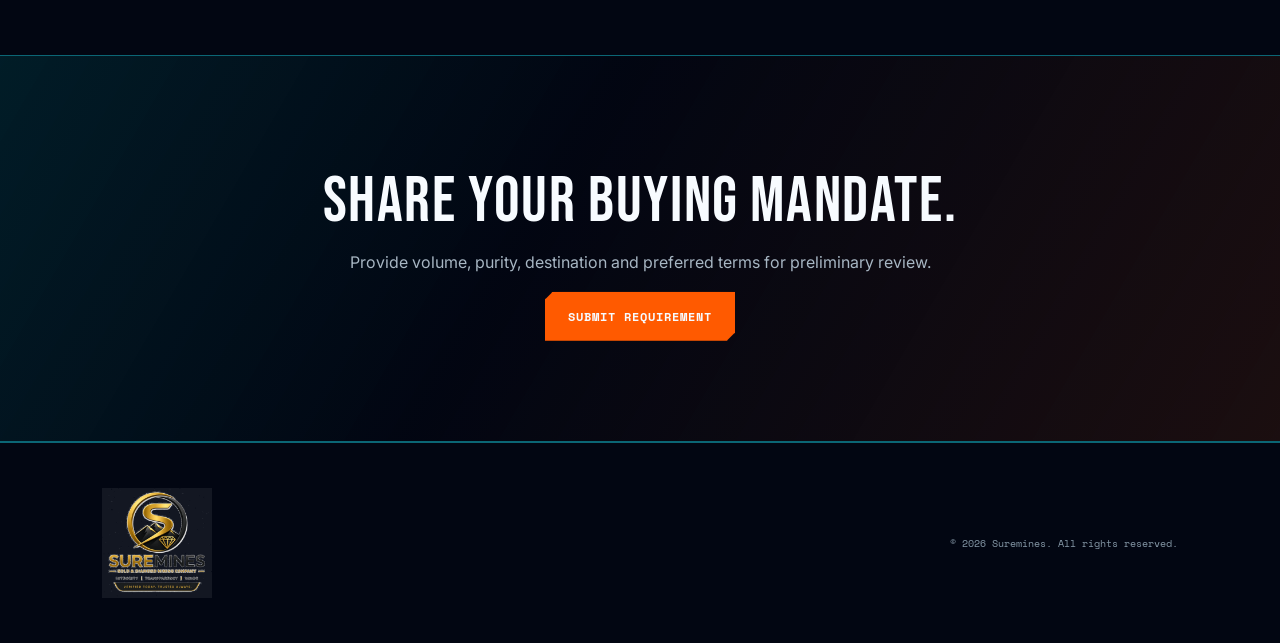
<file: operations.html>
<!doctype html><html lang="en"><head><meta charset="UTF-8"><meta name="viewport" content="width=device-width,initial-scale=1"><meta name="description" content="Suremines gold, diamond and trade coordination capabilities."><title>Operations | Suremines</title><link rel="stylesheet" href="assets/styles.css"><script defer src="assets/config.js"></script><script defer src="assets/app.js"></script></head><body>
<header class="site-header"><a class="brand" href="index.html"><span class="mark">S</span><span>SUREMINES<small>Gold & Diamond Mining Company SL</small></span></a><button class="menu" aria-label="Open menu">☰</button><nav><a href="index.html">Home</a><a href="about.html">About</a><a class="active" href="operations.html">Operations</a><a href="compliance.html">Compliance</a><a class="nav-cta" href="contact.html">Make an Inquiry</a></nav></header>
<main><section class="page-hero"><p class="eyebrow">OPERATIONS</p><h1>Focused capabilities across the transaction lifecycle.</h1><p>From preliminary inquiry through documentation and commercial coordination.</p></section><section class="section"><div class="service-grid"><article><b>01</b><h2>Gold Doré</h2><p>Engagement with qualified counterparties regarding potential gold doré supply, trial shipments and recurring requirements, subject to availability and due diligence.</p></article><article><b>02</b><h2>Rough Diamonds</h2><p>Structured inquiries involving Sierra Leone-origin rough diamonds, handled in alignment with applicable licensing and Kimberley Process requirements.</p></article><article><b>03</b><h2>Buyer Representation</h2><p>Commercial coordination, requirement validation, stakeholder introductions and appointment management for serious institutional buyers.</p></article><article><b>04</b><h2>Export Coordination</h2><p>Support for document sequencing and engagement with appropriately authorized service providers and regulatory channels.</p></article></div></section><section class="notice"><strong>Important:</strong> Product availability, specifications, pricing and transaction acceptance are never guaranteed by this website. All opportunities are subject to verification, contract, compliance review and applicable law.</section><section class="cta"><h2>Share your buying mandate.</h2><p>Provide volume, purity, destination and preferred terms for preliminary review.</p><a class="btn primary" href="contact.html#inquiry">Submit Requirement</a></section></main>
<footer><div class="brand"><span class="mark">S</span><span>SUREMINES<small>Gold & Diamond Mining Company SL</small></span></div><small>© <span data-year></span> Suremines. All rights reserved.</small></footer></body></html>
</file>
<file: assets/styles.css>
@import url('https://fonts.googleapis.com/css2?family=Bebas+Neue&family=Inter:wght@400;500;600;700&family=Space+Mono:wght@400;700&display=swap');
:root{--ink:#020612;--soft:#06101e;--cyan:#00e7e7;--orange:#ff5a00;--white:#f7fbff;--muted:#91a3b5;--line:#0b6675;--glow:0 0 16px rgba(0,231,231,.36)}*{box-sizing:border-box}html{scroll-behavior:smooth}body{margin:0;background:radial-gradient(circle at 50% 0,#081629 0,var(--ink) 48%);color:var(--white);font-family:'Inter',sans-serif;line-height:1.65}body:before{content:"";position:fixed;inset:0;pointer-events:none;opacity:.18;background-image:linear-gradient(rgba(0,231,231,.05) 1px,transparent 1px),linear-gradient(90deg,rgba(0,231,231,.05) 1px,transparent 1px);background-size:44px 44px;z-index:-1}a{color:inherit;text-decoration:none}.site-header{height:84px;display:flex;align-items:center;justify-content:space-between;padding:0 6vw;border-bottom:1px solid var(--line);position:sticky;top:0;background:rgba(2,6,18,.94);backdrop-filter:blur(14px);z-index:10;box-shadow:0 8px 30px rgba(0,0,0,.32)}.brand{display:flex;align-items:center;gap:12px;font-weight:700;letter-spacing:.12em;font-size:.9rem}.brand small{display:block;color:var(--muted);font-size:.55rem;letter-spacing:.05em;font-weight:500}.mark{width:42px;height:42px;border:1px solid var(--cyan);border-radius:50%;display:grid;place-items:center;color:var(--cyan);font-family:'Bebas Neue',sans-serif;font-size:1.3rem;box-shadow:var(--glow)}.site-header nav{display:flex;align-items:center;gap:28px;font:700 .72rem 'Space Mono',monospace;letter-spacing:.08em;text-transform:uppercase}.site-header nav a{color:#c4d2df}.site-header nav a:hover,.site-header nav a.active{color:var(--cyan);text-shadow:0 0 12px rgba(0,231,231,.8)}.nav-cta{border:1px solid var(--orange);padding:10px 17px;color:var(--orange)!important;box-shadow:0 0 16px rgba(255,90,0,.2)}.menu{display:none;background:none;border:0;color:var(--cyan);font-size:1.5rem}.hero{min-height:calc(100vh - 84px);display:grid;grid-template-columns:1.2fr .8fr;align-items:center;padding:7vw 8vw;overflow:hidden;position:relative;background:radial-gradient(circle at 75% 42%,rgba(0,231,231,.12),transparent 28%),radial-gradient(circle at 25% 80%,rgba(255,90,0,.08),transparent 30%)}.hero:after,.page-hero:after{content:"";position:absolute;inset:28px;border:1px solid rgba(0,231,231,.34);clip-path:polygon(0 0,9% 0,9% 2px,2px 2px,2px 9%,0 9%,0 100%,100% 100%,100% 91%,calc(100% - 2px) 91%,calc(100% - 2px) calc(100% - 2px),91% calc(100% - 2px),91% 100%,0 100%);pointer-events:none}.hero-copy{max-width:800px;position:relative;z-index:1}.eyebrow{color:var(--cyan);font:700 .72rem 'Space Mono',monospace;letter-spacing:.28em;text-transform:uppercase}.eyebrow:before{content:"[ ";color:var(--orange)}.eyebrow:after{content:" ]";color:var(--orange)}.hero h1,.page-hero h1{font:400 clamp(4rem,8vw,8.8rem)/.86 'Bebas Neue',sans-serif;letter-spacing:.015em;text-transform:uppercase;margin:.24em 0;text-shadow:5px 5px 0 rgba(255,90,0,.32)}.hero h1 em{font-style:normal;color:var(--cyan)}.lead,.page-hero>p:last-child{font-size:1.05rem;color:#b4c3cf;max-width:700px}.actions{display:flex;gap:14px;margin:32px 0}.btn{display:inline-flex;justify-content:center;padding:14px 22px;border:1px solid var(--cyan);font:700 .78rem 'Space Mono',monospace;letter-spacing:.08em;text-transform:uppercase;cursor:pointer;clip-path:polygon(8px 0,100% 0,100% calc(100% - 8px),calc(100% - 8px) 100%,0 100%,0 8px)}.primary{background:var(--orange);border-color:var(--orange);color:var(--white);box-shadow:0 0 22px rgba(255,90,0,.3)}.ghost{color:var(--cyan);box-shadow:var(--glow)}.trust-row{display:flex;flex-wrap:wrap;gap:22px;color:#9eb1c0;font:400 .72rem 'Space Mono',monospace}.hero-art{height:470px;position:relative}.ore{width:330px;height:330px;background:linear-gradient(140deg,#031321 28%,#00bfc6 44%,#ff5a00 52%,#07101b 68%);clip-path:polygon(50% 0,90% 20%,100% 65%,62% 100%,15% 88%,0 40%);filter:drop-shadow(0 0 35px rgba(0,231,231,.25))}.seal{position:absolute;right:0;bottom:20px;width:170px;height:170px;border:1px solid var(--cyan);border-radius:50%;display:flex;flex-direction:column;justify-content:center;align-items:center;background:#030914;box-shadow:var(--glow)}.seal span{font:400 3.4rem 'Bebas Neue',sans-serif;color:var(--orange)}.seal small{font-family:'Space Mono',monospace;letter-spacing:.2em;color:var(--cyan)}.stats{display:grid;grid-template-columns:repeat(3,1fr);gap:1px;background:var(--cyan);color:var(--white);padding:1px 8vw}.stats div{display:flex;gap:15px;align-items:center;background:#050c18;padding:24px}.stats strong{font:400 2.2rem 'Bebas Neue',sans-serif;color:var(--orange)}.stats span{font:700 .76rem 'Space Mono',monospace;text-transform:uppercase}.section{padding:100px 8vw}.split{display:grid;grid-template-columns:1fr 1fr;gap:10vw;background:#050b17;color:var(--white);border-block:1px solid var(--line)}h2{font:400 clamp(2.8rem,5vw,5.4rem)/.95 'Bebas Neue',sans-serif;letter-spacing:.025em;text-transform:uppercase;margin:.25em 0}h3{font-family:'Space Mono',monospace;font-size:1rem;text-transform:uppercase}.text-link{color:var(--orange);font:700 .78rem 'Space Mono',monospace;text-transform:uppercase}.dark{background:rgba(5,14,27,.84)}.cards{display:grid;grid-template-columns:repeat(3,1fr);gap:18px;margin-top:45px}.cards article{border:1px solid var(--cyan);padding:32px;min-height:240px;background:linear-gradient(145deg,rgba(0,231,231,.05),transparent 48%);clip-path:polygon(12px 0,100% 0,100% calc(100% - 12px),calc(100% - 12px) 100%,0 100%,0 12px)}.cards article:nth-child(even){border-color:var(--orange)}.cards article>span{color:var(--orange);font:400 2.6rem 'Bebas Neue',sans-serif}.cards p,.process p,.service-grid p{color:#96aabc}.process ol{padding:0;list-style:none;border-top:1px solid var(--line);margin-top:40px}.process li{display:grid;grid-template-columns:80px 1fr;border-bottom:1px solid var(--line);padding:25px 0}.process li b{color:var(--orange);font-family:'Space Mono',monospace}.process li h3,.process li p{margin:0}.cta{text-align:center;padding:100px 8vw;background:linear-gradient(120deg,rgba(0,231,231,.1),rgba(2,6,18,.92) 42%,rgba(255,90,0,.1));border-block:1px solid var(--line)}.cta p{color:#a7b6c3}.page-hero{padding:110px 8vw 80px;max-width:none;position:relative;overflow:hidden}.page-hero h1{font-size:clamp(4rem,7vw,7.4rem);max-width:1100px}.service-grid{display:grid;grid-template-columns:1fr 1fr;gap:1px;background:var(--cyan);border:1px solid var(--cyan)}.service-grid article{background:#040a15;padding:45px}.service-grid b{color:var(--orange);font-family:'Space Mono',monospace}.notice{margin:0 8vw 80px;border:1px solid var(--orange);background:rgba(255,90,0,.06);padding:25px;color:#b4c2ce;box-shadow:0 0 18px rgba(255,90,0,.12)}.notice strong{color:var(--orange)}.checklist p{padding:12px 0;border-bottom:1px solid var(--line);color:#bfd0dc}.form-layout{display:grid;grid-template-columns:1.5fr .75fr;gap:8vw;background:#050b17;color:var(--white);border-block:1px solid var(--line)}form label{font:700 .72rem 'Space Mono',monospace;text-transform:uppercase;display:block;margin-bottom:18px;color:#b9c9d5}.field-row{display:grid;grid-template-columns:1fr 1fr;gap:18px}input,select,textarea{width:100%;margin-top:7px;padding:13px;border:1px solid var(--line);background:#020712;color:var(--white);font:inherit;outline:none}input:focus,select:focus,textarea:focus{border-color:var(--cyan);box-shadow:var(--glow)}textarea{resize:vertical}.consent{display:flex;gap:10px;align-items:flex-start}.consent input{width:auto}.form-status{font-size:.8rem;color:var(--cyan)}.contact-card{margin-top:25px;background:#020712;color:white;padding:25px;display:flex;flex-direction:column;gap:8px;border:1px solid var(--cyan)}.contact-card small{color:var(--orange);font-family:'Space Mono',monospace;letter-spacing:.15em}.contact-card hr{border:0;border-top:1px solid var(--line);width:100%}footer{padding:45px 8vw;border-top:1px solid var(--line);display:flex;flex-wrap:wrap;align-items:center;gap:30px;justify-content:space-between;color:#879aa9;font:400 .72rem 'Space Mono',monospace}footer>div:last-of-type{display:flex;gap:20px}
.insights{display:grid;grid-template-columns:1.08fr .92fr;gap:6vw;align-items:center;background:#030914;border-block:1px solid var(--line)}.insights-media{position:relative;border:1px solid var(--cyan);padding:8px;box-shadow:var(--glow);clip-path:polygon(14px 0,100% 0,100% calc(100% - 14px),calc(100% - 14px) 100%,0 100%,0 14px)}.insights-media:after{content:"FEATURED INTELLIGENCE";position:absolute;right:18px;bottom:18px;background:var(--orange);color:#fff;padding:8px 12px;font:700 .67rem 'Space Mono',monospace;letter-spacing:.09em}.insights-media img{display:block;width:100%;aspect-ratio:16/9;object-fit:cover}.insights-copy>p:not(.eyebrow){color:#9fb1c0;max-width:650px}.insights-tags{display:flex;flex-wrap:wrap;gap:8px;margin:24px 0 30px}.insights-tags span{border:1px solid var(--line);padding:7px 10px;color:var(--cyan);font:700 .66rem 'Space Mono',monospace;text-transform:uppercase;letter-spacing:.05em}
@media(max-width:800px){.site-header{height:72px;padding:0 5vw}.menu{display:block}.site-header nav{display:none;position:absolute;top:72px;left:0;right:0;background:#0b0c0d;padding:25px;flex-direction:column;align-items:stretch}.site-header nav.open{display:flex}.hero{grid-template-columns:1fr;padding:70px 6vw}.hero-art{height:280px;margin-top:40px}.ore{width:230px;height:230px}.seal{width:115px;height:115px}.stats,.cards,.split,.service-grid,.form-layout,.insights{grid-template-columns:1fr}.stats{gap:18px}.section{padding:70px 6vw}.cards article{min-height:auto}.field-row{grid-template-columns:1fr}.page-hero{padding:70px 6vw}.trust-row{flex-direction:column;gap:7px}footer{flex-direction:column;align-items:flex-start}}
</file>
<file: assets/commodities.css>
.catalogue-tools{padding:34px 8vw 12px;background:#030914;border-block:1px solid var(--line);display:grid;grid-template-columns:minmax(220px,1fr) 2fr;gap:22px 4vw;align-items:end}.catalogue-search{display:grid;gap:8px;color:var(--cyan);font:700 .7rem 'Space Mono',monospace;letter-spacing:.08em;text-transform:uppercase}.catalogue-search input{width:100%;border:1px solid var(--line);background:#06101e;color:var(--white);padding:15px 16px;font:400 .95rem 'Inter',sans-serif;outline:none}.catalogue-search input:focus{border-color:var(--cyan);box-shadow:var(--glow)}.catalogue-filters{display:flex;flex-wrap:wrap;gap:8px}.filter-button{border:1px solid var(--line);background:transparent;color:#a5bac9;padding:12px 14px;font:700 .68rem 'Space Mono',monospace;text-transform:uppercase;cursor:pointer}.filter-button:hover,.filter-button.active{border-color:var(--orange);color:var(--orange)}.catalogue-result{grid-column:1/-1;margin:0;color:#8296a8;font:400 .7rem 'Space Mono',monospace;text-transform:uppercase}.commodity-heading{display:grid;grid-template-columns:.8fr 1.4fr 1fr;gap:4vw;align-items:end;margin-bottom:42px}.commodity-heading p:last-child{color:#9fb1c0}.commodity-grid{display:grid;grid-template-columns:repeat(4,minmax(0,1fr));gap:16px}.commodity-card{min-width:0;border:1px solid var(--cyan);background:linear-gradient(145deg,rgba(0,231,231,.08),transparent 55%);display:flex;flex-direction:column;clip-path:polygon(12px 0,100% 0,100% calc(100% - 12px),calc(100% - 12px) 100%,0 100%,0 12px);overflow:hidden}.commodity-card:nth-child(3n+2){border-color:var(--orange)}.commodity-card>img{display:block;width:100%;height:150px;object-fit:cover;filter:saturate(.82) contrast(1.05);border-bottom:1px solid var(--line)}.commodity-card-body{min-height:300px;padding:22px;display:flex;flex-direction:column}.commodity-code{color:var(--orange);font:700 .62rem 'Space Mono',monospace;letter-spacing:.08em;line-height:1.5}.commodity-card h3{font:400 1.65rem 'Bebas Neue',sans-serif;color:var(--white);line-height:1.05;margin:14px 0 8px}.commodity-card p{color:#96aabc;font-size:.87rem;line-height:1.55;flex:1;margin:0 0 15px}.availability{color:#bfe8e8;font:700 .65rem 'Space Mono',monospace;line-height:1.45;text-transform:uppercase;margin-bottom:17px}.commodity-cta{color:var(--cyan);font:700 .68rem 'Space Mono',monospace;text-transform:uppercase}.commodity-cta span{color:var(--orange);font-size:1rem}.requirement-strip{background:linear-gradient(120deg,rgba(0,231,231,.08),rgba(255,90,0,.07));border-block:1px solid var(--line)}.requirement-strip>div{display:grid;grid-template-columns:repeat(3,1fr);gap:1px;background:var(--line);margin-top:30px}.requirement-strip span{background:#030914;padding:18px;color:#c3d3de;font:700 .72rem 'Space Mono',monospace;text-transform:uppercase}@media(max-width:1100px){.commodity-grid{grid-template-columns:repeat(2,minmax(0,1fr))}}@media(max-width:800px){.catalogue-tools{padding-inline:6vw;grid-template-columns:1fr}.catalogue-filters{display:grid;grid-template-columns:repeat(2,1fr)}.filter-button{padding-inline:8px}.commodity-heading,.commodity-grid,.requirement-strip>div{grid-template-columns:1fr}.commodity-card-body{min-height:0}.commodity-card>img{height:180px}.commodity-grid article{min-height:auto}}
</file>
